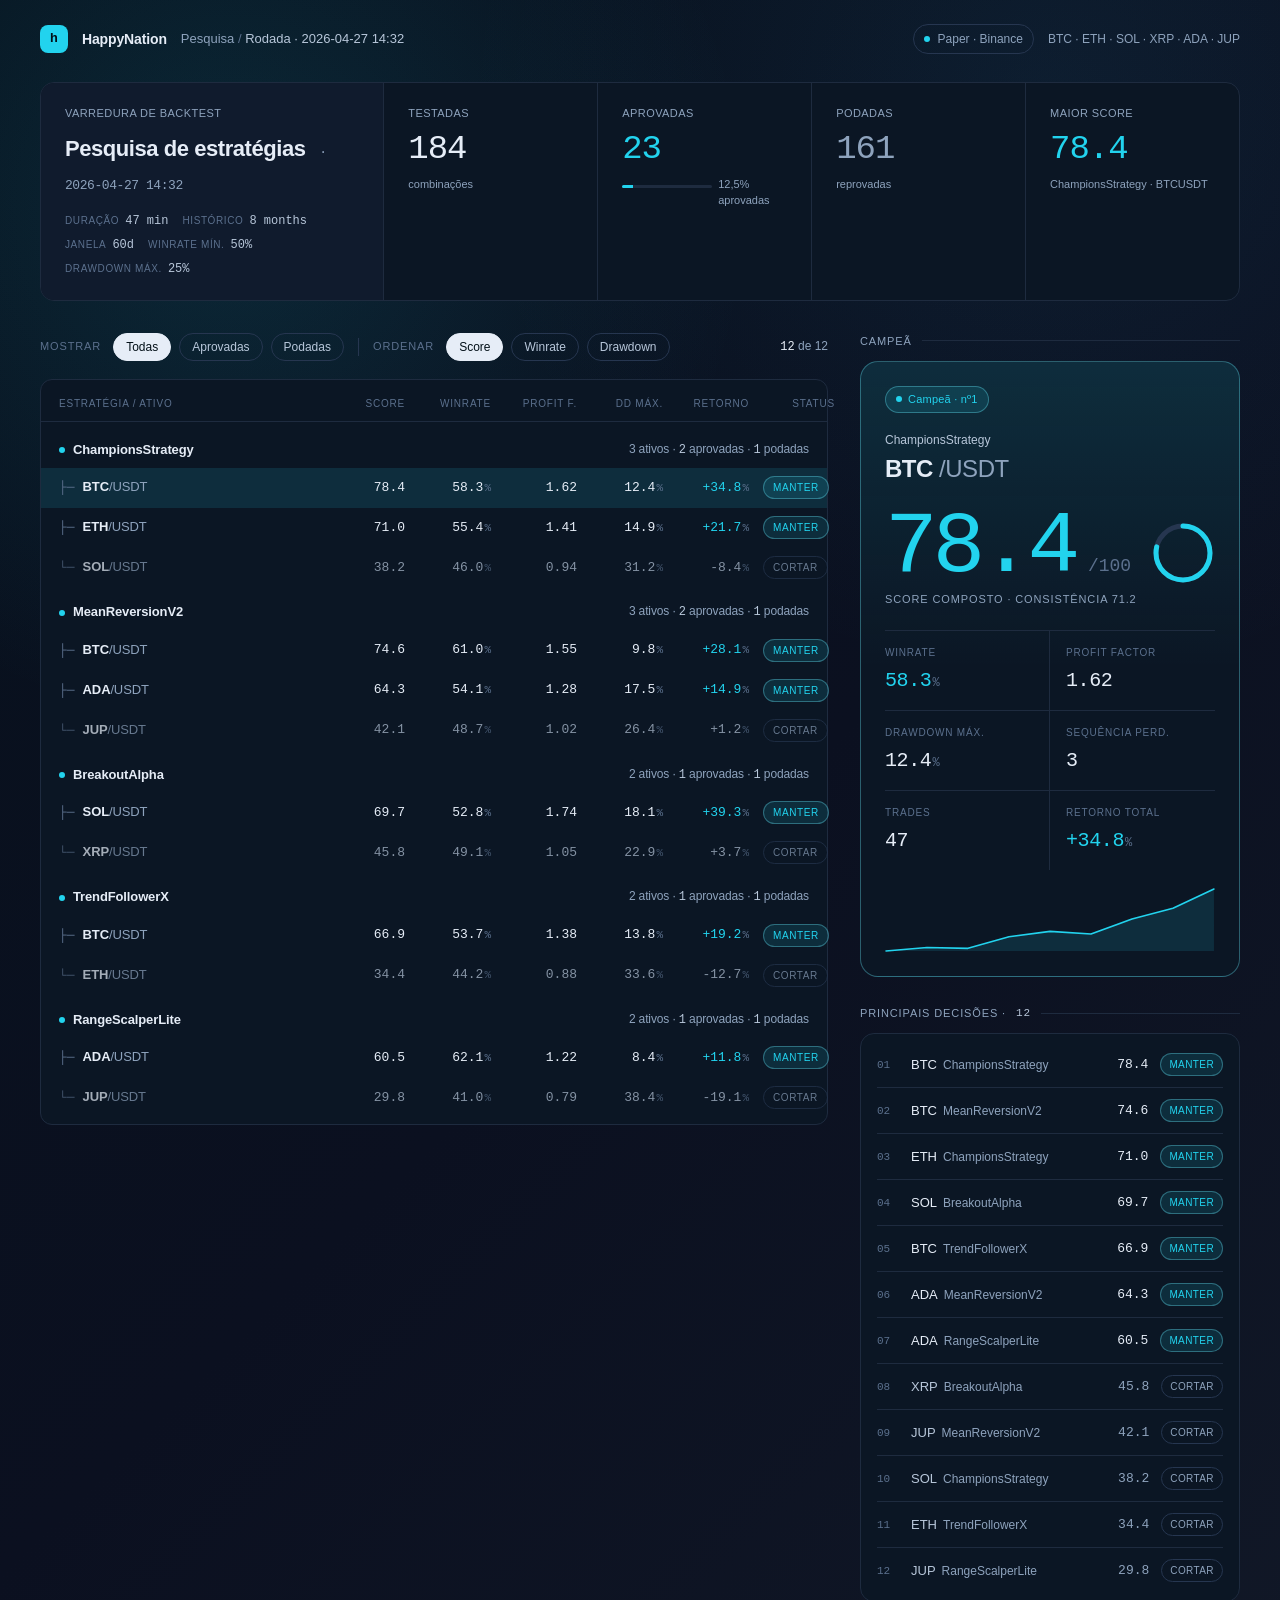
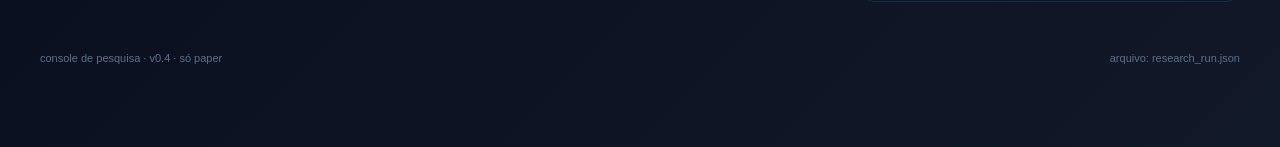
<file: src/static/dashboard.html>
<!doctype html>
<!--
  DIREÇÃO B — modernizada.
  Fundo azul profundo, accent ciano e alta densidade de leitura,
  pareamento sans (system) + mono (system) para números, densidade alta
  com mais respiro. Original — não recria UI proprietária.
-->
<html lang="pt-BR">
<head>
<meta charset="utf-8">
<meta name="viewport" content="width=1200">
<title>HappyNation · Pesquisa</title>
<style>
  :root{
    --bg:        #07111d;
    --surface-1: #0b1624;
    --surface-2: #101b2d;
    --line:      #1e2b3f;
    --line-2:    #263650;
    --ink:       #e6edf7;
    --ink-2:     #b8c7da;
    --ink-3:     #8ea3bd;
    --ink-4:     #5b708d;

    --accent:        #22d3ee;
    --accent-soft:   rgba(34,211,238,.12);
    --accent-line:   rgba(103,232,249,.35);
    --warn:          #ff6b6b;
    --warn-soft:     rgba(255,107,107,.14);

    --sans: -apple-system, BlinkMacSystemFont, "Inter", "Helvetica Neue", "Segoe UI", Helvetica, Arial, sans-serif;
    --mono: ui-monospace, "SF Mono", "JetBrains Mono", "Cascadia Mono", Menlo, Consolas, monospace;
  }
  *{box-sizing:border-box}
  html,body{margin:0;padding:0;background:var(--bg);color:var(--ink)}
  body{
    font: 14px/1.5 var(--sans);
    -webkit-font-smoothing:antialiased;
    text-rendering:optimizeLegibility;
    min-height:100vh;
    padding: 24px 40px 80px;
    background:
      radial-gradient(circle at 18% 12%, rgba(34,211,238,.12), transparent 28%),
      radial-gradient(circle at 82% 6%, rgba(56,189,248,.08), transparent 30%),
      linear-gradient(135deg,#07111d 0%,#0b1020 52%,#111827 100%);
  }
  .num{font-family:var(--mono);font-variant-numeric:tabular-nums;font-feature-settings:"tnum" 1;letter-spacing:-0.01em}
  ::selection{background:var(--accent);color:#031018}

  button{
    font: 12px/1 var(--sans);
    color:var(--ink-2);
    background:transparent;
    border:1px solid var(--line-2);
    padding:7px 12px;
    cursor:pointer;
    border-radius: 999px;
    letter-spacing:0;
    transition: color .12s, background .12s, border-color .12s;
  }
  button:hover{color:var(--ink);border-color:var(--ink-4)}
  button:focus-visible{outline:2px solid var(--accent);outline-offset:2px}
  button[aria-pressed="true"]{
    background:var(--ink);
    color:#031018;
    border-color:var(--ink);
  }

  .container{max-width:1320px;margin:0 auto}

  /* ===== top bar ===== */
  header.bar{
    display:flex;align-items:center;justify-content:space-between;
    padding-bottom:28px;
    gap:24px;
  }
  .bar .left{display:flex;align-items:center;gap:14px}
  .bar .mark{
    width:28px;height:28px;border-radius:8px;
    background:var(--accent);
    display:grid;place-items:center;
    color:#031018;font-family:var(--mono);font-weight:700;font-size:13px;
  }
  .bar .brand{font-weight:600;font-size:14px;letter-spacing:-0.01em}
  .bar .crumb{color:var(--ink-3);font-size:13px}
  .bar .crumb b{color:var(--ink-2);font-weight:500}
  .bar .right{display:flex;align-items:center;gap:14px;color:var(--ink-3);font-size:12px}
  .bar .pulse{
    display:inline-flex;align-items:center;gap:8px;
    padding:5px 10px;border:1px solid var(--line-2);border-radius:999px;
  }
  .bar .pulse .d{width:6px;height:6px;border-radius:50%;background:var(--accent)}

  /* ===== run header ===== */
  .runhead{
    display:grid;grid-template-columns: 1.6fr 1fr 1fr 1fr 1fr;
    background:var(--surface-1);
    border:1px solid var(--line);
    border-radius:14px;
    overflow:hidden;
    margin-bottom:32px;
  }
  .runhead .cell{
    padding:22px 24px;
    border-left:1px solid var(--line);
  }
  .runhead .cell:first-child{border-left:0;background:var(--surface-2)}
  .runhead .lbl{
    color:var(--ink-3);font-size:11px;letter-spacing:.04em;
    text-transform:uppercase;margin-bottom:10px;
  }
  .runhead h1{
    margin:0 0 6px;font-size:22px;font-weight:600;letter-spacing:-0.02em;
    color:var(--ink);
  }
  .runhead h1 .ts{color:var(--ink-3);font-weight:400;margin-left:8px;font-size:13px;font-family:var(--mono)}
  .runhead .params{
    display:flex;flex-wrap:wrap;gap: 6px 14px;
    color:var(--ink-3);font-size:12px;margin-top:14px;
  }
  .runhead .params .p{display:inline-flex;align-items:baseline;gap:6px}
  .runhead .params .p .k{color:var(--ink-4);text-transform:uppercase;letter-spacing:.06em;font-size:10px}
  .runhead .params .p .v{color:var(--ink-2);font-family:var(--mono);font-size:12px}
  .runhead .val{
    font-family:var(--mono);font-variant-numeric:tabular-nums;
    font-size:34px;line-height:1;letter-spacing:-0.03em;color:var(--ink);
    font-weight:500;
  }
  .runhead .val .u{color:var(--ink-4);font-size:14px;margin-left:3px}
  .runhead .val.accent{color:var(--accent)}
  .runhead .val.dim{color:var(--ink-3)}
  .runhead .delta{
    display:inline-flex;align-items:baseline;gap:6px;margin-top:10px;
    font-size:11px;color:var(--ink-3);
  }
  .runhead .delta .bar{
    flex:1;height:3px;background:var(--line);border-radius:2px;overflow:hidden;
    min-width:90px;
  }
  .runhead .delta .bar i{display:block;height:100%;background:var(--accent)}

  /* ===== layout ===== */
  main{display:grid;grid-template-columns: minmax(0,1fr) 380px;gap:32px;}

  /* ===== controls ===== */
  .controls{
    display:flex;align-items:center;gap:8px;
    margin-bottom:18px;flex-wrap:wrap;
  }
  .controls .sep{
    width:1px;height:18px;background:var(--line-2);margin:0 6px;
  }
  .controls .glbl{
    color:var(--ink-4);font-size:11px;text-transform:uppercase;letter-spacing:.08em;margin-right:4px;
  }
  .countpill{
    margin-left:auto;color:var(--ink-3);font-size:12px;
  }
  .countpill b{color:var(--ink);font-family:var(--mono);font-weight:500}

  /* (legacy strategy group styles removed — now rendered as tree) */

  /* ===== tree view ===== */
  .tree{
    background:var(--surface-1);
    border:1px solid var(--line);
    border-radius:12px;
    padding:6px 0;
    font-family:var(--mono);
  }
  .tree .node{
    display:grid;
    grid-template-columns: minmax(260px, 1.4fr) repeat(5, minmax(72px, 1fr)) auto;
    align-items:center;
    gap:14px;
    padding:8px 18px;
    font-size:13px;
    color:var(--ink-2);
    border-bottom:1px dashed transparent;
  }
  .tree .label{
    display:flex;align-items:baseline;gap:8px;
    white-space:nowrap;overflow:hidden;text-overflow:ellipsis;
  }
  .tree .guide{
    color:var(--ink-4);
    user-select:none;
    letter-spacing:0;
  }
  .tree .v{
    font-variant-numeric:tabular-nums;
    text-align:right;color:var(--ink);
  }
  .tree .v .u{color:var(--ink-4);font-size:11px;margin-left:1px}
  .tree .verdict{
    font-family:var(--sans);
    font-size:10px;letter-spacing:.06em;text-transform:uppercase;
    padding:3px 9px;border-radius:999px;
    border:1px solid var(--line-2);color:var(--ink-3);
    justify-self:end;
  }

  /* strategy header row */
  .tree .strat{
    grid-template-columns: 1fr auto;
    padding:14px 18px 8px;
    color:var(--ink);font-size:13px;font-weight:600;
    font-family:var(--sans);letter-spacing:-0.01em;
  }
  .tree .strat + .leaf{margin-top:0}
  .tree .strat .meta{
    color:var(--ink-3);font-weight:400;font-size:12px;
    font-family:var(--sans);
  }
  .tree .strat .meta b{color:var(--ink-2);font-weight:500;font-family:var(--mono)}
  .tree .strat .pip{
    display:inline-block;width:6px;height:6px;border-radius:50%;
    background:var(--ink-4);margin-right:8px;vertical-align:middle;
  }
  .tree .strat.has-approved .pip{background:var(--accent)}

  /* leaf rows (assets) */
  .tree .leaf .asset{
    color:var(--ink);font-weight:600;
    font-family:var(--sans);letter-spacing:-0.01em;
  }
  .tree .leaf .asset .pair{color:var(--ink-3);font-weight:400}
  .tree .leaf.approved .asset{color:var(--ink)}
  .tree .leaf.pruned{opacity:.7}
  .tree .leaf.pruned .v{color:var(--ink-2)}
  .tree .leaf.pruned:hover{opacity:1}
  .tree .leaf:hover{background:var(--surface-2)}
  .tree .leaf.champion{background:var(--accent-soft)}
  .tree .leaf.champion:hover{background:var(--accent-soft)}
  .tree .leaf.champion .score{color:var(--accent);font-weight:600}
  .tree .leaf.approved .score{color:var(--ink);font-weight:500}

  .tree .v.warn{color:var(--warn)}
  .tree .v.neg{color:var(--warn)}
  .tree .leaf.approved .ret{color:var(--accent)}

  .tree .leaf.approved .verdict{color:var(--accent);border-color:var(--accent-line);background:var(--accent-soft)}

  .tree .colhead{
    display:grid;
    grid-template-columns: minmax(260px, 1.4fr) repeat(5, minmax(72px, 1fr)) auto;
    gap:14px;
    padding:10px 18px;
    color:var(--ink-4);font-size:10px;
    text-transform:uppercase;letter-spacing:.08em;
    border-bottom:1px solid var(--line);
    font-family:var(--sans);
    margin-bottom:4px;
  }
  .tree .colhead span{text-align:right}
  .tree .colhead span:first-child{text-align:left}
  .tree .colhead span:last-child{min-width:72px}

  /* ===== sidebar ===== */
  aside.side{position:sticky;top:24px;align-self:start}
  .stamp{
    display:flex;align-items:center;gap:10px;
    color:var(--ink-3);font-size:11px;text-transform:uppercase;letter-spacing:.08em;
    margin-bottom:12px;
  }
  .stamp::after{content:"";flex:1;height:1px;background:var(--line)}

  .champ{
    background:linear-gradient(180deg, var(--accent-soft) 0%, transparent 50%), var(--surface-1);
    border:1px solid var(--accent-line);
    border-radius:18px;
    padding:24px;
    margin-bottom:28px;
    position:relative;
    overflow:hidden;
  }
  .champ .tag{
    display:inline-flex;align-items:center;gap:6px;
    font-size:11px;color:var(--accent);
    background:var(--accent-soft);border:1px solid var(--accent-line);
    padding:4px 10px;border-radius:999px;letter-spacing:.02em;
    margin-bottom:18px;
  }
  .champ .tag .d{width:6px;height:6px;border-radius:50%;background:var(--accent)}
  .champ .name{color:var(--ink-2);font-size:12px;margin-bottom:2px}
  .champ .pair{color:var(--ink);font-size:24px;font-weight:600;letter-spacing:-0.02em;margin-bottom:24px}

  .champ .heroline{display:flex;align-items:flex-end;gap:14px;margin-bottom:6px}
  .champ .heroscore{
    font-family:var(--mono);font-variant-numeric:tabular-nums;
    font-size:88px;line-height:.85;letter-spacing:-0.06em;
    color:var(--ink);font-weight:500;
  }
  .champ .heroscore.is-accent{color:var(--accent)}
  .champ .heroscore .of{color:var(--ink-4);font-size:18px;margin-left:2px;letter-spacing:0}
  .champ .ringWrap{display:flex;align-items:center;justify-content:flex-end;flex:1}
  .champ .ring{width:64px;height:64px;display:block}
  .champ .ring .track{stroke:var(--line-2);fill:none;stroke-width:5}
  .champ .ring .fill{stroke:var(--accent);fill:none;stroke-width:5;stroke-linecap:round;transform:rotate(-90deg);transform-origin:50% 50%}
  .champ .scorelbl{
    color:var(--ink-3);font-size:11px;text-transform:uppercase;letter-spacing:.08em;
    margin-bottom:22px;
  }
  .champ .stats{
    display:grid;grid-template-columns:1fr 1fr;gap:0;
    border-top:1px solid var(--line);
  }
  .champ .stats .s{
    padding:14px 0;border-bottom:1px solid var(--line);
  }
  .champ .stats .s:nth-child(odd){padding-right:16px;border-right:1px solid var(--line)}
  .champ .stats .s:nth-child(even){padding-left:16px}
  .champ .stats .s:nth-last-child(-n+2){border-bottom:0}
  .champ .stats .lbl{color:var(--ink-4);font-size:10px;text-transform:uppercase;letter-spacing:.08em;display:block;margin-bottom:6px}
  .champ .stats .v{font-family:var(--mono);font-variant-numeric:tabular-nums;font-size:20px;letter-spacing:-0.02em;color:var(--ink)}
  .champ .stats .v.accent{color:var(--accent)}
  .champ .stats .v .u{color:var(--ink-4);font-size:12px;margin-left:1px}
  .champ .equity{margin-top:18px}
  .champ .equity svg{width:100%;height:64px;display:block}
  .champ .equity .area{fill:var(--accent-soft)}
  .champ .equity .line{fill:none;stroke:var(--accent);stroke-width:1.6;vector-effect:non-scaling-stroke;stroke-linecap:round;stroke-linejoin:round}

  .decisions{
    background:var(--surface-1);border:1px solid var(--line);border-radius:14px;
    padding:8px 16px;
  }
  .decisions ol{list-style:none;margin:0;padding:0}
  .decisions li{
    display:grid;grid-template-columns:22px 1fr auto auto;align-items:center;gap:12px;
    padding:11px 0;border-bottom:1px solid var(--line);
  }
  .decisions li:last-child{border-bottom:0}
  .decisions li .idx{color:var(--ink-4);font-family:var(--mono);font-size:11px}
  .decisions li .what{
    overflow:hidden;text-overflow:ellipsis;white-space:nowrap;
    font-size:13px;color:var(--ink);
  }
  .decisions li .what .strat{color:var(--ink-3);font-size:12px;margin-left:6px}
  .decisions li .scoremini{
    font-family:var(--mono);font-variant-numeric:tabular-nums;
    font-size:13px;color:var(--ink);min-width:42px;text-align:right;
  }
  .decisions li.no .what{color:var(--ink-2)}
  .decisions li.no .scoremini{color:var(--ink-3)}
  .decisions li .verdict{
    font-size:10px;letter-spacing:.04em;text-transform:uppercase;
    padding:3px 8px;border-radius:999px;border:1px solid var(--line-2);color:var(--ink-3);
  }
  .decisions li.ok .verdict{color:var(--accent);border-color:var(--accent-line);background:var(--accent-soft)}

  /* ===== footer ===== */
  footer.foot{
    margin-top:48px;
    color:var(--ink-4);font-size:11px;
    display:flex;justify-content:space-between;align-items:center;gap:14px;
  }
  footer.foot .seg{display:flex;align-items:center;gap:8px}

  @media (max-width:1100px){
    body{padding:20px 24px 60px}
    main{grid-template-columns:1fr}
    aside.side{position:static}
    .runhead{grid-template-columns:1fr 1fr;}
    .runhead .cell{border-left:0;border-top:1px solid var(--line)}
    .runhead .cell:nth-child(-n+2){border-top:0}
    .runhead .cell:first-child{grid-column:1 / -1}
  }
</style>
</head>
<body>
<div class="container">

<header class="bar">
  <div class="left">
    <span class="mark">h</span>
    <span class="brand">HappyNation</span>
    <span class="crumb">Pesquisa <span style="color:var(--ink-4)">/</span> <b id="runId">Resultado da rodada</b></span>
  </div>
  <div class="right">
    <span class="pulse"><span class="d"></span>Paper · Binance</span>
    <span>BTC · ETH · SOL · XRP · ADA · JUP</span>
  </div>
</header>

<section class="runhead" aria-label="Resumo da rodada">
  <div class="cell">
    <div class="lbl">Varredura de backtest</div>
    <h1>Pesquisa de estratégias <span class="ts" id="hRanAt"></span></h1>
    <div class="params">
      <span class="p"><span class="k">duração</span><span class="v" id="hDuration"></span></span>
      <span class="p"><span class="k">histórico</span><span class="v" id="hHistory"></span></span>
      <span class="p"><span class="k">janela</span><span class="v" id="hWindow"></span></span>
      <span class="p"><span class="k">winrate mín.</span><span class="v"><span id="hWR"></span>%</span></span>
      <span class="p"><span class="k">drawdown máx.</span><span class="v"><span id="hDD"></span>%</span></span>
    </div>
  </div>
  <div class="cell">
    <div class="lbl">Testadas</div>
    <div class="val" id="hTested">—</div>
    <div class="delta"><span>combinações</span></div>
  </div>
  <div class="cell">
    <div class="lbl">Aprovadas</div>
    <div class="val accent" id="hApproved">—</div>
    <div class="delta">
      <div class="bar"><i id="hPassBar"></i></div>
      <span id="hRate">—</span>
    </div>
  </div>
  <div class="cell">
    <div class="lbl">Podadas</div>
    <div class="val dim" id="hPruned">—</div>
    <div class="delta"><span>reprovadas</span></div>
  </div>
  <div class="cell">
    <div class="lbl">Maior score</div>
    <div class="val accent" id="hTop">—</div>
    <div class="delta"><span id="hTopWho">—</span></div>
  </div>
</section>

<main>
  <section class="results" aria-label="Resultados">
    <div class="controls" role="toolbar" aria-label="Filtros e ordenação">
      <span class="glbl">Mostrar</span>
      <button data-filter="all" aria-pressed="true">Todas</button>
      <button data-filter="approved" aria-pressed="false">Aprovadas</button>
      <button data-filter="pruned" aria-pressed="false">Podadas</button>
      <span class="sep"></span>
      <span class="glbl">Ordenar</span>
      <button data-sort="score" aria-pressed="true">Score</button>
      <button data-sort="winrate" aria-pressed="false">Winrate</button>
      <button data-sort="drawdown" aria-pressed="false">Drawdown</button>
      <span class="countpill"><b id="cShown">0</b> de <span id="cTotal">0</span></span>
    </div>
    <div id="groups"></div>
  </section>

  <aside class="side" aria-label="Campeã e decisões">
    <div class="stamp">Campeã</div>
    <div id="champ"></div>

    <div class="stamp">Principais decisões · <span id="decCount" style="color:var(--ink-2);font-family:var(--mono)">0</span></div>
    <div class="decisions">
      <ol id="decisions"></ol>
    </div>
  </aside>
</main>

<footer class="foot">
  <span class="seg">console de pesquisa · v0.4 · só paper</span>
  <span class="seg">arquivo: research_run.json</span>
</footer>

</div>

<script>
/* =========================================================
   MOCK DATA
   ========================================================= */
const DATA = {
  ran_at: "2026-04-27 14:32",
  duration_min: 47,
  totals: { tested: 184, approved: 23, pruned: 161 },
  params: { history: "8 months", window_days: 60, min_winrate: 50, max_drawdown: 25 },
  results: [
    { strategy:"ChampionsStrategy", asset:"BTCUSDT", passed:true,  score:78.4, consistency_score:71.2, winrate_pct:58.3, profit_factor:1.62, max_drawdown_pct:12.4, max_loss_streak:3, trades:47, total_return_pct:34.8,
      equity_curve:[1000,1020,1015,1080,1110,1095,1180,1240,1348] },
    { strategy:"ChampionsStrategy", asset:"ETHUSDT", passed:true,  score:71.0, consistency_score:66.1, winrate_pct:55.4, profit_factor:1.41, max_drawdown_pct:14.9, max_loss_streak:4, trades:52, total_return_pct:21.7,
      equity_curve:[1000,990,1010,1040,1030,1080,1110,1090,1217] },
    { strategy:"ChampionsStrategy", asset:"SOLUSDT", passed:false, score:38.2, consistency_score:31.0, winrate_pct:46.0, profit_factor:0.94, max_drawdown_pct:31.2, max_loss_streak:7, trades:41, total_return_pct:-8.4,
      equity_curve:[1000,1040,990,950,920,1010,890,860,916] },

    { strategy:"MeanReversionV2", asset:"BTCUSDT", passed:true,  score:74.6, consistency_score:69.8, winrate_pct:61.0, profit_factor:1.55, max_drawdown_pct:9.8, max_loss_streak:2, trades:63, total_return_pct:28.1,
      equity_curve:[1000,1010,1004,1030,1055,1048,1090,1130,1281] },
    { strategy:"MeanReversionV2", asset:"ADAUSDT", passed:true,  score:64.3, consistency_score:60.0, winrate_pct:54.1, profit_factor:1.28, max_drawdown_pct:17.5, max_loss_streak:5, trades:38, total_return_pct:14.9,
      equity_curve:[1000,990,1010,1000,1040,1020,1060,1080,1149] },
    { strategy:"MeanReversionV2", asset:"JUPUSDT", passed:false, score:42.1, consistency_score:36.4, winrate_pct:48.7, profit_factor:1.02, max_drawdown_pct:26.4, max_loss_streak:6, trades:29, total_return_pct:1.2,
      equity_curve:[1000,1030,980,940,1010,970,1010,990,1012] },

    { strategy:"BreakoutAlpha", asset:"SOLUSDT", passed:true,  score:69.7, consistency_score:64.2, winrate_pct:52.8, profit_factor:1.74, max_drawdown_pct:18.1, max_loss_streak:4, trades:31, total_return_pct:39.3,
      equity_curve:[1000,1050,1020,1100,1080,1180,1140,1280,1393] },
    { strategy:"BreakoutAlpha", asset:"XRPUSDT", passed:false, score:45.8, consistency_score:39.7, winrate_pct:49.1, profit_factor:1.05, max_drawdown_pct:22.9, max_loss_streak:5, trades:27, total_return_pct:3.7,
      equity_curve:[1000,1040,990,960,1010,980,1020,1000,1037] },

    { strategy:"TrendFollowerX", asset:"BTCUSDT", passed:true,  score:66.9, consistency_score:62.5, winrate_pct:53.7, profit_factor:1.38, max_drawdown_pct:13.8, max_loss_streak:3, trades:44, total_return_pct:19.2,
      equity_curve:[1000,1010,1000,1040,1030,1070,1060,1120,1192] },
    { strategy:"TrendFollowerX", asset:"ETHUSDT", passed:false, score:34.4, consistency_score:28.9, winrate_pct:44.2, profit_factor:0.88, max_drawdown_pct:33.6, max_loss_streak:8, trades:39, total_return_pct:-12.7,
      equity_curve:[1000,1030,970,940,890,920,860,830,873] },

    { strategy:"RangeScalperLite", asset:"ADAUSDT", passed:true,  score:60.5, consistency_score:57.0, winrate_pct:62.1, profit_factor:1.22, max_drawdown_pct:8.4, max_loss_streak:2, trades:91, total_return_pct:11.8,
      equity_curve:[1000,1008,1004,1020,1018,1040,1036,1070,1118] },
    { strategy:"RangeScalperLite", asset:"JUPUSDT", passed:false, score:29.8, consistency_score:24.2, winrate_pct:41.0, profit_factor:0.79, max_drawdown_pct:38.4, max_loss_streak:9, trades:54, total_return_pct:-19.1,
      equity_curve:[1000,1010,950,910,880,830,790,800,809] },
  ]
};

/* =========================================================
   HELPERS
   ========================================================= */
const $  = (s,r=document)=>r.querySelector(s);
const $$ = (s,r=document)=>Array.from(r.querySelectorAll(s));
const fmt = {
  n1:(x)=>x.toFixed(1),
  n2:(x)=>x.toFixed(2),
  pct:(x)=>x.toFixed(1),
  signed:(x)=>(x>=0?"+":"")+x.toFixed(1),
};
const state = { filter:"all", sort:"score" };

function pricePathPaths(curve, w, h, pad=2){
  const min = Math.min(...curve), max = Math.max(...curve);
  const span = (max-min) || 1;
  const sx = (i)=> pad + (i/(curve.length-1))*(w-2*pad);
  const sy = (v)=> pad + (1 - (v-min)/span) * (h-2*pad);
  let line = "";
  curve.forEach((v,i)=> line += (i?"L":"M")+sx(i).toFixed(2)+" "+sy(v).toFixed(2));
  let area = `M${sx(0).toFixed(2)} ${(h-pad).toFixed(2)} `;
  curve.forEach((v,i)=> area += `L${sx(i).toFixed(2)} ${sy(v).toFixed(2)} `);
  area += `L${sx(curve.length-1).toFixed(2)} ${(h-pad).toFixed(2)} Z`;
  return { line, area };
}

/* =========================================================
   HEADER
   ========================================================= */
function renderHeader(){
  const t = DATA.totals;
  $("#hRanAt").textContent = "· "+DATA.ran_at;
  $("#hDuration").textContent = DATA.duration_min + " min";
  $("#hHistory").textContent = DATA.params.history;
  $("#hWindow").textContent = DATA.params.window_days + "d";
  $("#hWR").textContent = DATA.params.min_winrate;
  $("#hDD").textContent = DATA.params.max_drawdown;
  $("#hTested").textContent = t.tested;
  $("#hApproved").textContent = t.approved;
  $("#hPruned").textContent = t.pruned;
  const rate = (t.approved/t.tested*100);
  $("#hRate").innerHTML = rate.toFixed(1).replace('.',',')+'% aprovadas';
  $("#hPassBar").style.width = rate.toFixed(1)+"%";
  const top = DATA.results.slice().sort((a,b)=>b.score-a.score)[0];
  $("#hTop").innerHTML = fmt.n1(top.score);
  $("#hTopWho").textContent = top.strategy + " · " + top.asset;
  $("#runId").textContent = "Rodada · " + DATA.ran_at;
}

/* =========================================================
   GROUPS
   ========================================================= */
function getFiltered(){
  let rs = DATA.results.slice();
  if (state.filter==="approved") rs = rs.filter(r=>r.passed);
  else if (state.filter==="pruned") rs = rs.filter(r=>!r.passed);
  const sorters = {
    score:(a,b)=> b.score - a.score,
    winrate:(a,b)=> b.winrate_pct - a.winrate_pct,
    drawdown:(a,b)=> a.max_drawdown_pct - b.max_drawdown_pct,
  };
  rs.sort(sorters[state.sort]);
  return rs;
}

function renderGroups(){
  const rs = getFiltered();
  const groups = new Map();
  for (const r of rs){
    if (!groups.has(r.strategy)) groups.set(r.strategy, []);
    groups.get(r.strategy).push(r);
  }
  const orderedGroups = Array.from(groups.entries())
    .sort((a,b)=> Math.max(...b[1].map(r=>r.score)) - Math.max(...a[1].map(r=>r.score)));

  const championKey = (() => {
    const top = DATA.results.slice().sort((a,b)=>b.score-a.score)[0];
    return top ? top.strategy + "|" + top.asset : null;
  })();

  const root = $("#groups");
  root.innerHTML = "";

  const tree = document.createElement("div");
  tree.className = "tree";
  tree.innerHTML = `
    <div class="colhead">
      <span>Estratégia / Ativo</span>
      <span>Score</span>
      <span>Winrate</span>
      <span>Profit f.</span>
      <span>DD máx.</span>
      <span>Retorno</span>
      <span>Status</span>
    </div>`;

  for (const [strat, items] of orderedGroups){
    const okCount = items.filter(i=>i.passed).length;
    const stratEl = document.createElement("div");
    stratEl.className = "node strat" + (okCount>0?" has-approved":"");
    stratEl.innerHTML = `
      <div><span class="pip"></span>${strat}</div>
      <span class="meta">${items.length} ${items.length===1?"ativo":"ativos"} · <b>${okCount}</b> aprovadas · <b>${items.length-okCount}</b> podadas</span>`;
    tree.appendChild(stratEl);

    items.forEach((r, idx) => {
      const isLast = idx === items.length - 1;
      const guide = isLast ? "└─" : "├─";
      const key = r.strategy + "|" + r.asset;
      const isChamp = key === championKey;
      const ddClass = r.max_drawdown_pct > DATA.params.max_drawdown ? "warn" : "";
      const retClass = r.total_return_pct < 0 ? "neg" : "";
      const base = r.asset.replace("USDT","");

      const leaf = document.createElement("div");
      leaf.className = "node leaf " + (r.passed?"approved":"pruned") + (isChamp?" champion":"");
      leaf.innerHTML = `
        <div class="label"><span class="guide">${guide}</span><span class="asset">${base}<span class="pair">/USDT</span></span></div>
        <span class="v score">${fmt.n1(r.score)}</span>
        <span class="v">${fmt.pct(r.winrate_pct)}<span class="u">%</span></span>
        <span class="v">${fmt.n2(r.profit_factor)}</span>
        <span class="v ${ddClass}">${fmt.pct(r.max_drawdown_pct)}<span class="u">%</span></span>
        <span class="v ret ${retClass}">${fmt.signed(r.total_return_pct)}<span class="u">%</span></span>
        <span class="verdict">${r.passed?'manter':'cortar'}</span>`;
      tree.appendChild(leaf);
    });
  }
  root.appendChild(tree);

  $("#cShown").textContent = rs.length;
  $("#cTotal").textContent = DATA.results.length;
}

/* =========================================================
   SIDEBAR
   ========================================================= */
function renderSidebar(){
  const top = DATA.results.slice().sort((a,b)=>b.score-a.score)[0];
  const sp = pricePathPaths(top.equity_curve, 320, 64, 1);
  const base = top.asset.replace("USDT","");

  // ring
  const r = 27, c = 2*Math.PI*r;
  const pct = top.score/100;
  const dash = (pct*c).toFixed(2) + " " + (c).toFixed(2);

  $("#champ").innerHTML = `
    <div class="champ">
      <span class="tag"><span class="d"></span>Campeã · nº1</span>
      <div class="name">${top.strategy}</div>
      <div class="pair">${base} <span style="color:var(--ink-3);font-weight:400">/USDT</span></div>

      <div class="heroline">
        <div class="heroscore is-accent">${fmt.n1(top.score)}<span class="of"> /100</span></div>
        <div class="ringWrap">
          <svg class="ring" viewBox="0 0 64 64" aria-hidden="true">
            <circle class="track" cx="32" cy="32" r="${r}"/>
            <circle class="fill"  cx="32" cy="32" r="${r}" stroke-dasharray="${dash}"/>
          </svg>
        </div>
      </div>
      <div class="scorelbl">Score composto · consistência ${fmt.n1(top.consistency_score)}</div>

      <div class="stats">
        <div class="s"><span class="lbl">Winrate</span><span class="v accent">${fmt.pct(top.winrate_pct)}<span class="u">%</span></span></div>
        <div class="s"><span class="lbl">Profit factor</span><span class="v">${fmt.n2(top.profit_factor)}</span></div>
        <div class="s"><span class="lbl">Drawdown máx.</span><span class="v">${fmt.pct(top.max_drawdown_pct)}<span class="u">%</span></span></div>
        <div class="s"><span class="lbl">Sequência perd.</span><span class="v">${top.max_loss_streak}</span></div>
        <div class="s"><span class="lbl">Trades</span><span class="v">${top.trades}</span></div>
        <div class="s"><span class="lbl">Retorno total</span><span class="v accent">${fmt.signed(top.total_return_pct)}<span class="u">%</span></span></div>
      </div>

      <div class="equity" aria-label="Curva de equity">
        <svg viewBox="0 0 320 64" preserveAspectRatio="none">
          <path class="area" d="${sp.area}"/>
          <path class="line" d="${sp.line}"/>
        </svg>
      </div>
    </div>`;

  const decs = DATA.results.slice().sort((a,b)=>b.score-a.score).slice(0,12);
  $("#decisions").innerHTML = decs.map((r,i)=>{
    const baseAsset = r.asset.replace("USDT","");
    return `<li class="${r.passed?'ok':'no'}">
      <span class="idx">${String(i+1).padStart(2,"0")}</span>
      <span class="what">${baseAsset}<span class="strat">${r.strategy}</span></span>
      <span class="scoremini">${fmt.n1(r.score)}</span>
      <span class="verdict">${r.passed?"manter":"cortar"}</span>
    </li>`;
  }).join("");
  $("#decCount").textContent = decs.length;
}

/* =========================================================
   CONTROLS
   ========================================================= */
function bindControls(){
  $$("[data-filter]").forEach(b=>{
    b.addEventListener("click", ()=>{
      state.filter = b.dataset.filter;
      $$("[data-filter]").forEach(x=>x.setAttribute("aria-pressed", x===b ? "true":"false"));
      renderGroups();
    });
  });
  $$("[data-sort]").forEach(b=>{
    b.addEventListener("click", ()=>{
      state.sort = b.dataset.sort;
      $$("[data-sort]").forEach(x=>x.setAttribute("aria-pressed", x===b ? "true":"false"));
      renderGroups();
    });
  });
}

renderHeader();
renderGroups();
renderSidebar();
bindControls();
</script>
</body>
</html>
</file>
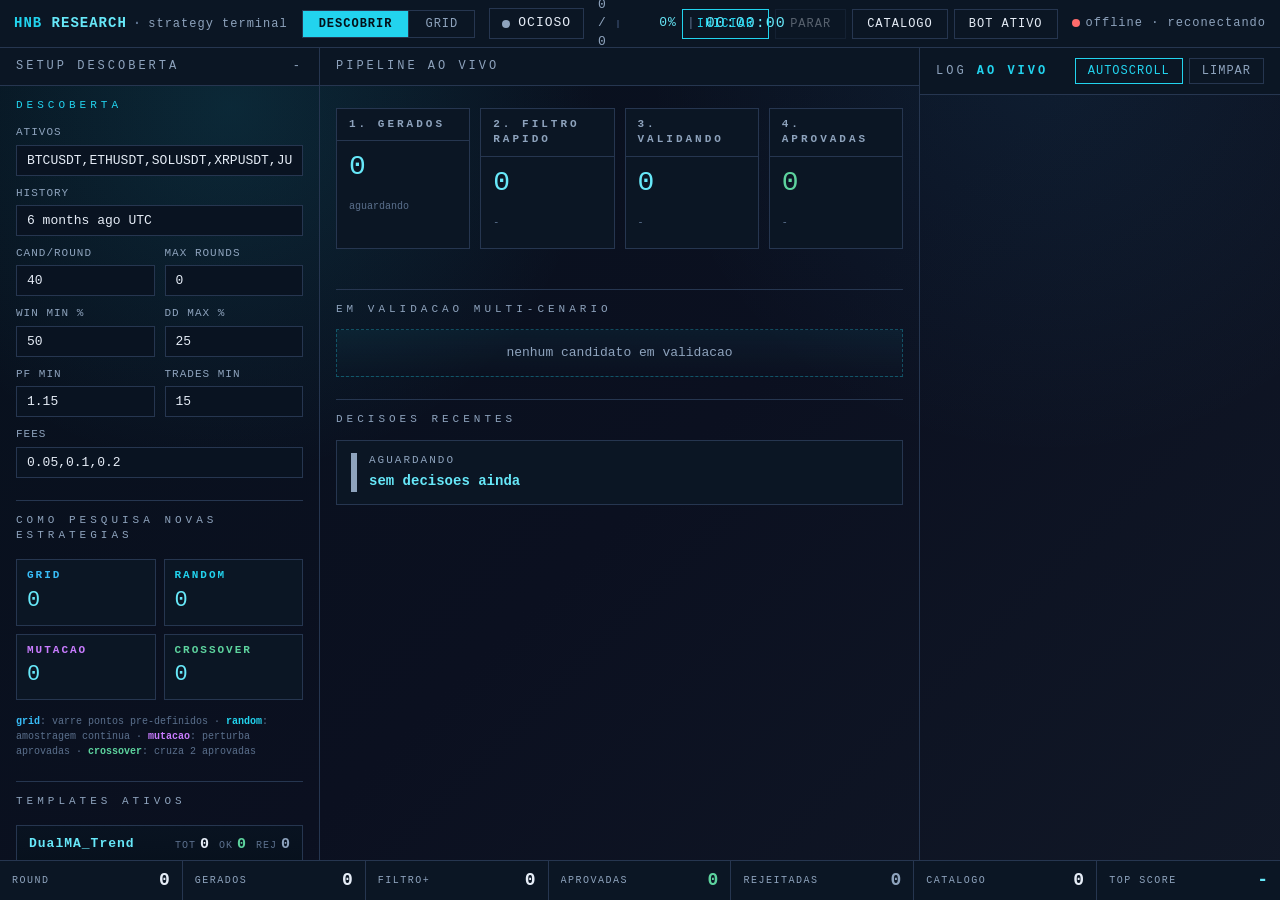
<file: src/static/research_dashboard.html>
<!doctype html>
<!--
  Direcao visual: terminal operacional azul.
  Por que: pesquisador eh ferramenta densa de leitura ao vivo.
  Mono + alto contraste ciano/branco entrega densidade sem decoracao.
-->
<html lang="pt-br">
<head>
<meta charset="utf-8">
<meta name="viewport" content="width=device-width, initial-scale=1">
<title>HNB · Strategy Research Terminal</title>
<style>
  :root {
    color-scheme: dark;
    --bg:        #07111d;
    --bg-soft:   #0b1624;
    --rule:      #1e2b3f;
    --rule-2:    #263650;
    --text:      #e6edf7;
    --dim:       #8ea3bd;
    --dim-2:     #5b708d;
    --amber:     #22d3ee;
    --amber-hi:  #67e8f9;
    --green:     #5dd39e;
    --red:       #ff6b6b;
    --blue:      #38bdf8;
    --grey:      #c5d4e8;
  }
  * { box-sizing: border-box; }
  html, body { height: 100%; }
  body {
    margin: 0;
    background:
      radial-gradient(circle at 18% 12%, rgba(34,211,238,.12), transparent 28%),
      radial-gradient(circle at 82% 6%, rgba(56,189,248,.08), transparent 30%),
      linear-gradient(135deg,#07111d 0%,#0b1020 52%,#111827 100%);
    color: var(--text);
    font-family: "IBM Plex Mono", "Consolas", "Courier New", monospace;
    font-size: 14px;
    line-height: 1.4;
    font-feature-settings: "tnum" 1, "lnum" 1;
    overflow: hidden;
  }
  button { font-family: inherit; font-size: inherit; cursor: pointer; }
  input, select { font-family: inherit; font-size: inherit; }
  .num { font-variant-numeric: tabular-nums; }

  .app {
    display: grid;
    grid-template-rows: 48px 1fr 40px;
    height: 100vh;
  }

  /* HEADER ================================================== */
  header {
    border-bottom: 1px solid var(--rule-2);
    display: flex;
    flex-wrap: nowrap;
    align-items: center;
    gap: 14px;
    padding: 0 14px;
    background: var(--bg-soft);
    overflow: hidden;
  }
  header .progress { flex: 1; min-width: 0; justify-content: flex-start; }
  header .progress .bar { flex-shrink: 1; }
  .brand { color: var(--amber); font-weight: 700; letter-spacing: 1px; font-size: 14px; }
  .brand b { color: var(--amber-hi); }
  .brand .sep { color: var(--dim-2); margin: 0 6px; }
  .brand small { color: var(--dim); font-weight: 400; font-size: 12px; }
  .tabs { display: flex; gap: 0; border: 1px solid var(--rule-2); }
  .tab {
    background: transparent; border: 0; color: var(--dim);
    padding: 6px 16px; letter-spacing: 1px; font-size: 12px;
    text-transform: uppercase; border-right: 1px solid var(--rule-2);
  }
  .tab:last-child { border-right: 0; }
  .tab.active { background: var(--amber); color: #031018; font-weight: 700; }
  .tab:hover:not(.active) { color: var(--amber); }

  .status-pill {
    display: inline-flex; align-items: center; gap: 8px;
    padding: 5px 12px; border: 1px solid var(--rule-2);
    color: var(--text); font-size: 13px; letter-spacing: 1px;
  }
  .status-dot { width: 8px; height: 8px; border-radius: 50%; background: var(--dim); }
  .status-pill[data-status="running"]  { color: var(--amber); border-color: rgba(34,211,238,.5); }
  .status-pill[data-status="running"]  .status-dot { background: var(--amber); animation: pulse 1.1s infinite ease-in-out; }
  .status-pill[data-status="finished"] { color: var(--green); border-color: rgba(108,255,161,.45); }
  .status-pill[data-status="finished"] .status-dot { background: var(--green); }
  .status-pill[data-status="stopped"]  { color: var(--grey); border-color: var(--rule-2); }
  .status-pill[data-status="error"]    { color: var(--red); border-color: rgba(255,93,93,.45); }
  .status-pill[data-status="error"]    .status-dot { background: var(--red); }
  .status-pill[data-status="idle"]     .status-dot { background: var(--dim); }

  .clock { color: var(--amber-hi); font-size: 15px; letter-spacing: 1px; }
  .progress { display: flex; align-items: center; gap: 10px; color: var(--dim); font-size: 13px; letter-spacing: 1px; }
  .progress .bar {
    width: 220px; height: 8px; border: 1px solid var(--rule-2);
    background: #08101c; position: relative; overflow: hidden;
  }
  .progress .bar > i {
    position: absolute; left: 0; top: 0; bottom: 0;
    background: var(--amber); width: 0%;
    transition: width .25s ease;
    box-shadow: inset 0 0 0 1px rgba(34,211,238,.55);
  }
  .progress .pct { color: var(--amber-hi); min-width: 48px; text-align: right; }
  .actions { display: flex; gap: 6px; }
  .btn {
    background: transparent; color: var(--text);
    border: 1px solid var(--rule-2); padding: 7px 14px;
    letter-spacing: 1px; text-transform: uppercase; font-size: 12px;
  }
  .btn:hover { border-color: var(--amber); color: var(--amber-hi); }
  .btn[disabled] { opacity: .35; cursor: not-allowed; }
  .btn.primary { border-color: var(--amber); color: var(--amber); }
  .btn.primary:hover { background: var(--amber); color: #031018; }
  .btn.danger:hover { border-color: var(--red); color: var(--red); }
  .conn { display: flex; align-items: center; gap: 6px; color: var(--dim); font-size: 12px; letter-spacing: 1px; }
  .conn[data-state="open"]    .status-dot { background: var(--green); }
  .conn[data-state="closed"]  .status-dot { background: var(--red); animation: pulse 1.1s infinite; }

  /* MAIN ==================================================== */
  main { display: grid; grid-template-columns: 360px minmax(0, 1fr) 400px; overflow: hidden; }
  .col {
    border-right: 1px solid var(--rule-2);
    display: grid; grid-template-rows: auto 1fr; overflow: hidden;
  }
  .col:last-child { border-right: 0; }
  .col-head {
    padding: 10px 16px; border-bottom: 1px solid var(--rule-2);
    display: flex; align-items: center; justify-content: space-between;
    color: var(--dim); font-size: 12px; letter-spacing: 3px;
    text-transform: uppercase; background: #0b1624;
  }
  .col-head b { color: var(--amber); }
  .col-body { overflow: auto; padding: 12px 16px 22px; }

  /* Forms */
  .section-divider {
    margin: 22px 0 12px; color: var(--dim);
    font-size: 11px; letter-spacing: 4px; text-transform: uppercase;
    border-top: 1px solid var(--rule-2); padding-top: 12px;
  }
  .form { display: grid; gap: 10px; }
  .form label {
    display: grid; gap: 4px;
    color: var(--dim); font-size: 11px;
    letter-spacing: 1px; text-transform: uppercase;
  }
  .form label > span { color: var(--dim); }
  .form input, .form select {
    background: #091321; border: 1px solid var(--rule-2);
    color: var(--text); padding: 7px 10px; outline: none; font-size: 13px;
    width: 100%; min-width: 0;
  }
  .form input:focus { border-color: var(--amber); }
  .form .row { display: grid; grid-template-columns: 1fr 1fr; gap: 10px; }

  /* Live cards (grid mode) */
  .live-cards { display: grid; gap: 8px; }
  .live-card {
    border: 1px solid var(--rule-2);
    background: linear-gradient(180deg, #091321 0%, #07111d 100%);
    padding: 10px 12px; position: relative; overflow: hidden;
  }
  .live-card.empty { color: var(--dim); text-align: center; padding: 22px; letter-spacing: 2px; font-size: 12px; }
  .live-card .lbl { color: var(--dim); font-size: 11px; letter-spacing: 2px; text-transform: uppercase; }
  .live-card .strat { color: var(--amber-hi); font-size: 15px; font-weight: 700; letter-spacing: 1px; margin-top: 2px; }
  .live-card .asset { color: var(--text); font-size: 14px; }
  .live-card .meta { color: var(--dim); font-size: 12px; margin-top: 6px; word-break: break-all; }
  .live-card .pulse {
    position: absolute; left: 0; right: 0; bottom: 0; height: 2px;
    background: linear-gradient(90deg, transparent, var(--amber), transparent);
    background-size: 200% 100%; animation: scan 1.6s linear infinite;
  }

  .params-grid { display: grid; grid-template-columns: 1fr auto; gap: 6px 14px; padding-top: 6px; }
  .params-grid dt { color: var(--dim); font-size: 12px; letter-spacing: 1px; text-transform: uppercase; }
  .params-grid dd { margin: 0; color: var(--text); font-size: 13px; text-align: right; }

  /* Ranking (grid mode) */
  .ranking-toolbar { display: flex; gap: 4px; align-items: center; }
  .chip {
    border: 1px solid var(--rule-2); background: transparent; color: var(--dim);
    font-size: 12px; letter-spacing: 1px; padding: 5px 12px; text-transform: uppercase;
  }
  .chip.active, .chip:hover { color: var(--amber); border-color: var(--amber); }
  .ranking {
    display: grid;
    grid-template-columns: 40px minmax(150px, 1fr) 80px 80px 72px 72px 72px 72px 72px 90px;
    gap: 0; align-content: start; position: relative;
  }
  .ranking .head {
    color: var(--dim); font-size: 11px; letter-spacing: 2px;
    text-transform: uppercase; padding: 10px 8px 8px;
    border-bottom: 1px solid var(--rule-2); background: #0b1624;
    position: sticky; top: 0; z-index: 1;
  }
  .ranking .row { display: contents; }
  .ranking .cell {
    padding: 9px 8px; border-bottom: 1px solid rgba(30,43,63,.72);
    white-space: nowrap; overflow: hidden; text-overflow: ellipsis;
    transition: background .18s ease; font-size: 13px;
  }
  .row:hover .cell { background: #0a0804; }
  .row.is-new .cell { animation: blink-in .9s ease; }
  .row.is-approved .strat-cell { color: var(--amber-hi); }
  .row.is-approved .state-cell { color: var(--green); }
  .row.is-pruned .cell { opacity: .65; }
  .row.is-pruned .state-cell { color: var(--dim); }
  .row.is-error .state-cell { color: var(--red); }
  .rank-cell { color: var(--dim); }
  .strat-cell { color: var(--text); font-weight: 600; letter-spacing: 1px; }
  .strat-cell small { display: block; color: var(--dim-2); font-size: 11px; font-weight: 400; letter-spacing: 0; margin-top: 3px; }
  .asset-cell { color: var(--amber); }
  .num-cell { color: var(--text); text-align: right; }
  .num-cell.good { color: var(--green); }
  .num-cell.warn { color: var(--red); }
  .state-cell { letter-spacing: 2px; font-size: 12px; }
  .empty-row {
    grid-column: 1 / -1; text-align: center; color: var(--dim);
    padding: 60px 0; letter-spacing: 4px; font-size: 13px; text-transform: uppercase;
  }

  /* DISCOVERY ============================================== */
  .pipeline {
    display: grid;
    grid-template-columns: 1fr 1fr 1fr 1fr;
    gap: 10px;
    padding: 10px 0 18px;
  }
  .stage {
    border: 1px solid var(--rule-2);
    background: #0b1624;
    min-height: 100px;
    display: grid;
    grid-template-rows: auto auto 1fr;
  }
  .stage.active { border-color: var(--amber); box-shadow: 0 0 0 1px rgba(34,211,238,.18) inset; }
  .stage h3 {
    margin: 0; font-size: 11px; letter-spacing: 3px;
    text-transform: uppercase; color: var(--dim);
    padding: 8px 12px; border-bottom: 1px solid var(--rule-2);
  }
  .stage.active h3 { color: var(--amber); }
  .stage .count {
    font-size: 28px; color: var(--amber-hi); padding: 6px 12px 8px;
    font-variant-numeric: tabular-nums;
  }
  .stage .count.green  { color: var(--green); }
  .stage .count.dim    { color: var(--dim); }
  .stage .body { padding: 0 12px 12px; overflow: hidden; }
  .stage .item {
    border-bottom: 1px dotted rgba(30,43,63,.72);
    padding: 6px 0; font-size: 12px; color: var(--text);
    display: grid; grid-template-columns: 1fr auto; gap: 8px;
  }
  .stage .item small { color: var(--dim); font-size: 11px; }
  .stage .item .tpl { color: var(--amber-hi); }
  .stage .item.failed .tpl { color: var(--dim); }
  .stage .item.failed { opacity: .55; }

  /* Origins strip */
  .origins {
    display: grid; grid-template-columns: 1fr 1fr;
    gap: 8px; padding: 4px 0 14px;
  }
  .obox {
    border: 1px solid var(--rule-2); padding: 8px 10px;
    background: #0b1624;
    display: grid; gap: 2px;
  }
  .obox h5 {
    margin: 0; font-size: 11px; color: var(--dim);
    letter-spacing: 2px; text-transform: uppercase;
  }
  .obox .v { color: var(--amber-hi); font-size: 22px; font-variant-numeric: tabular-nums; }
  .obox.grid h5      { color: var(--blue); }
  .obox.random h5    { color: var(--amber); }
  .obox.mutation h5  { color: #c97cff; }
  .obox.crossover h5 { color: var(--green); }

  /* origin badges */
  .origin-tag {
    display: inline-block;
    padding: 2px 8px; font-size: 10px; letter-spacing: 1px;
    text-transform: uppercase; border: 1px solid currentColor;
    line-height: 1.4;
  }
  .origin-tag.grid { color: var(--blue); }
  .origin-tag.random { color: var(--amber); }
  .origin-tag.mutation { color: #c97cff; }
  .origin-tag.crossover { color: var(--green); }

  /* Templates strip */
  .templates {
    display: grid; grid-template-columns: 1fr;
    gap: 6px; padding: 4px 0 18px;
  }
  .tplbox {
    border: 1px solid var(--rule-2);
    background: linear-gradient(180deg, #091321 0%, #07111d 100%);
    padding: 8px 12px;
    display: grid; grid-template-columns: 1fr auto;
    align-items: center; gap: 12px;
  }
  .tplbox h4 {
    margin: 0; font-size: 13px; color: var(--amber-hi);
    letter-spacing: 1px;
    overflow: hidden; text-overflow: ellipsis; white-space: nowrap;
  }
  .tplbox .stats {
    display: flex; gap: 10px;
    font-size: 13px; align-items: center;
  }
  .tplbox .stats > div { display: flex; align-items: baseline; gap: 4px; }
  .tplbox .stats .lbl { color: var(--dim-2); font-size: 10px; letter-spacing: 1px; text-transform: uppercase; }
  .tplbox .stats .v { color: var(--text); font-variant-numeric: tabular-nums; font-size: 15px; font-weight: 700; }
  .tplbox .stats .v.green { color: var(--green); }
  .tplbox .stats .v.dim { color: var(--dim); }

  /* Catalog approved (grid) */
  .catalog {
    display: grid;
    grid-template-columns: 90px minmax(140px, 1fr) 80px 70px 70px 70px 70px 110px;
    gap: 0;
    align-content: start;
  }
  .catalog .head {
    color: var(--dim); font-size: 11px; letter-spacing: 2px;
    text-transform: uppercase; padding: 10px 8px 8px;
    border-bottom: 1px solid var(--rule-2); background: #0b1624;
    position: sticky; top: 0; z-index: 1;
  }
  .catalog .row { display: contents; }
  .catalog .cell {
    padding: 9px 8px; border-bottom: 1px solid rgba(30,43,63,.72);
    white-space: nowrap; overflow: hidden; text-overflow: ellipsis;
    font-size: 13px;
  }
  .catalog .id-cell { color: var(--dim-2); font-size: 12px; }
  .catalog .row .strat-cell { color: var(--amber-hi); }
  .catalog .num-cell { text-align: right; font-variant-numeric: tabular-nums; }

  /* Decisions feed */
  .decisions { list-style: none; margin: 0; padding: 0; display: grid; gap: 8px; }
  .decisions li {
    border: 1px solid var(--rule-2); padding: 12px 14px;
    display: grid; grid-template-columns: auto 1fr auto; gap: 12px;
    background: #0b1624;
  }
  .decisions .marker {
    width: 6px; align-self: stretch; background: var(--dim);
  }
  .decisions li.approved .marker { background: var(--green); }
  .decisions li.rejected .marker { background: var(--dim-2); }
  .decisions .body { display: grid; gap: 4px; }
  .decisions .tag {
    font-size: 11px; letter-spacing: 2px; color: var(--dim);
    text-transform: uppercase;
  }
  .decisions li.approved .tag { color: var(--green); }
  .decisions .label { color: var(--amber-hi); font-size: 14px; font-weight: 700; }
  .decisions .reason { color: var(--dim); font-size: 12px; }
  .decisions .scoreCol {
    align-self: center; color: var(--amber-hi);
    font-size: 18px; font-variant-numeric: tabular-nums; font-weight: 700;
  }

  /* Validating panel */
  .validating { list-style: none; margin: 0; padding: 0; display: grid; gap: 8px; }
  .validating li {
    border: 1px solid rgba(34,211,238,.3);
    background: linear-gradient(180deg, rgba(34,211,238,.06), transparent);
    padding: 8px 10px; display: grid; gap: 6px;
  }
  .validating .head {
    display: flex; justify-content: space-between;
    color: var(--amber-hi); font-size: 14px; font-weight: 700;
  }
  .scenario-grid {
    display: grid; grid-template-columns: 90px 80px 70px repeat(4, 1fr);
    font-size: 12px; gap: 0;
  }
  .scenario-grid .h {
    color: var(--dim); font-size: 10px; letter-spacing: 1px;
    text-transform: uppercase; padding: 4px 6px;
    border-bottom: 1px solid var(--rule-2);
  }
  .scenario-grid .c {
    padding: 4px 6px; border-bottom: 1px dotted rgba(30,43,63,.72);
    white-space: nowrap; overflow: hidden; text-overflow: ellipsis;
  }
  .scenario-grid .c.num { text-align: right; font-variant-numeric: tabular-nums; }
  .scenario-grid .c.pass { color: var(--green); }
  .scenario-grid .c.fail { color: var(--red); }
  .scenario-grid .c.split-full  { color: var(--amber-hi); }
  .scenario-grid .c.split-train { color: var(--blue); }
  .scenario-grid .c.split-test  { color: #c97cff; }

  /* Criteria checklist */
  .criteria { display: grid; gap: 3px; padding: 8px 0 4px; }
  .crit {
    display: grid; grid-template-columns: 18px 1fr auto auto;
    gap: 10px; padding: 5px 8px; font-size: 12px;
    border-bottom: 1px dotted rgba(30,43,63,.72);
  }
  .crit .icon { color: var(--red); font-weight: 700; font-size: 14px; }
  .crit.passed .icon { color: var(--green); }
  .crit .name { color: var(--text); }
  .crit .val  { color: var(--amber-hi); font-variant-numeric: tabular-nums; font-size: 13px; }
  .crit .thr  { color: var(--dim); font-size: 11px; font-variant-numeric: tabular-nums; }

  /* Log */
  .log-toolbar { display: flex; align-items: center; gap: 6px; }
  .log { list-style: none; margin: 0; padding: 0; font-size: 13px; line-height: 1.55; }
  .log li {
    padding: 5px 0; border-bottom: 1px dotted rgba(30,43,63,.72);
    display: grid; grid-template-columns: 80px 16px 1fr;
    gap: 8px; color: var(--text);
  }
  .log li time { color: var(--dim-2); font-size: 12px; }
  .log .lvl { font-size: 14px; line-height: 1; font-weight: 700; }
  .log li[data-lvl="ok"]   .lvl { color: var(--green); }
  .log li[data-lvl="warn"] .lvl { color: var(--amber); }
  .log li[data-lvl="err"]  .lvl { color: var(--red); }
  .log li[data-lvl="info"] .lvl { color: var(--dim); }
  .log li.new { animation: blink-in .9s ease; }

  /* Footer */
  footer {
    border-top: 1px solid var(--rule-2);
    display: grid; grid-template-columns: repeat(7, 1fr);
    background: var(--bg-soft);
  }
  footer .stat {
    border-right: 1px solid var(--rule-2); padding: 6px 12px;
    display: flex; align-items: center; justify-content: space-between;
    gap: 8px; color: var(--dim); font-size: 10px;
    letter-spacing: 1.5px; text-transform: uppercase;
    overflow: hidden; min-width: 0;
  }
  footer .stat span { white-space: nowrap; overflow: hidden; text-overflow: ellipsis; }
  footer .stat:last-child { border-right: 0; }
  footer .stat b { color: var(--text); font-size: 18px; letter-spacing: 0; font-weight: 700; }
  footer .stat.approved b { color: var(--green); }
  footer .stat.pruned b   { color: var(--dim); }
  footer .stat.errors b   { color: var(--red); }
  footer .stat.best b     { color: var(--amber-hi); }

  /* Modals */
  .modal-bg {
    position: fixed; inset: 0; background: rgba(0,0,0,.85);
    display: none; align-items: center; justify-content: center;
    z-index: 100;
  }
  .modal-bg.show { display: flex; }
  .modal {
    background: var(--bg); border: 1px solid var(--amber);
    width: 90vw; max-width: 1200px; height: 80vh;
    display: grid; grid-template-rows: auto 1fr; padding: 0;
  }
  .modal header {
    background: #091321; border-bottom: 1px solid var(--rule-2);
    padding: 8px 14px; display: flex; align-items: center;
    justify-content: space-between;
  }
  .modal-body { overflow: auto; padding: 14px; }

  ::-webkit-scrollbar { width: 8px; height: 8px; }
  ::-webkit-scrollbar-track { background: #07111d; }
  ::-webkit-scrollbar-thumb { background: #12243a; border: 1px solid #263650; }
  ::-webkit-scrollbar-thumb:hover { background: var(--rule-2); }

  @keyframes pulse {
    0%, 100% { opacity: 1; } 50% { opacity: .55; }
  }
  @keyframes scan {
    0%   { background-position: 200% 0; }
    100% { background-position: -200% 0; }
  }
  @keyframes blink-in {
    0%   { background: rgba(34,211,238,.18); }
    100% { background: transparent; }
  }

  .hidden { display: none !important; }
  @media (max-width: 1400px) {
    main { grid-template-columns: 320px 1fr 360px; }
    body { font-size: 13px; }
  }
  @media (max-width: 1200px) {
    main { grid-template-columns: 290px 1fr 330px; }
    .ranking { grid-template-columns: 40px minmax(140px,1fr) 80px 80px 70px 70px 70px 70px 70px 90px; }
    .pipeline { grid-template-columns: 1fr 1fr; }
  }
</style>
</head>
<body>
<div class="app">

  <header>
    <div class="brand">HNB <b>RESEARCH</b><span class="sep">·</span><small>strategy terminal</small></div>
    <div class="tabs" id="tabs">
      <button class="tab" data-mode="discovery">Descobrir</button>
      <button class="tab" data-mode="grid">Grid</button>
    </div>
    <div class="status-pill" id="statusPill" data-status="idle">
      <span class="status-dot"></span><span id="statusText">OCIOSO</span>
    </div>
    <div class="progress">
      <span id="progressLabel">0 / 0</span>
      <div class="bar"><i id="progressBar"></i></div>
      <span class="pct num" id="progressPct">0%</span>
      <span style="color:var(--dim-2)">|</span>
      <span class="clock num" id="clock">00:00:00</span>
    </div>
    <div class="actions">
      <button class="btn primary" id="btnStart">Iniciar</button>
      <button class="btn danger"  id="btnStop" disabled>Parar</button>
      <button class="btn" id="btnCatalog">Catalogo</button>
      <button class="btn" id="btnActive">Bot ativo</button>
    </div>
    <div class="conn" id="conn" data-state="closed">
      <span class="status-dot"></span><span id="connText">conectando</span>
    </div>
  </header>

  <main>
    <!-- LEFT — params + sidebar -->
    <section class="col">
      <div class="col-head">
        <span id="leftTitle">Parametros</span>
        <span id="leftBadge" class="num">-</span>
      </div>
      <div class="col-body">

        <!-- DISCOVERY MODE FORM -->
        <div id="discoveryForm">
          <div class="section-divider" style="margin-top:0;border:0;padding:0;color:var(--amber)">DESCOBERTA</div>
          <form class="form" onsubmit="return false;">
            <label><span>Ativos</span><input id="d-assets" value="BTCUSDT,ETHUSDT,SOLUSDT,XRPUSDT,JUPUSDT"></label>
            <label><span>History</span><input id="d-history" value="6 months ago UTC"></label>
            <div class="row">
              <label><span>Cand/round</span><input id="d-perround" type="number" min="5" max="200" value="40"></label>
              <label><span>Max rounds</span><input id="d-maxrounds" type="number" min="0" value="0" title="0 = infinito"></label>
            </div>
            <div class="row">
              <label><span>Win min %</span><input id="d-winrate" type="number" value="50"></label>
              <label><span>DD max %</span><input id="d-dd" type="number" value="25"></label>
            </div>
            <div class="row">
              <label><span>PF min</span><input id="d-pf" type="number" step="0.05" value="1.15"></label>
              <label><span>Trades min</span><input id="d-trades" type="number" value="15"></label>
            </div>
            <label><span>Fees</span><input id="d-fees" value="0.05,0.1,0.2"></label>
          </form>

          <div class="section-divider">Como pesquisa novas estrategias</div>
          <div class="origins" id="originStats">
            <div class="obox grid"><h5>GRID</h5><div class="v num" id="oGrid">0</div></div>
            <div class="obox random"><h5>RANDOM</h5><div class="v num" id="oRandom">0</div></div>
            <div class="obox mutation"><h5>MUTACAO</h5><div class="v num" id="oMutation">0</div></div>
            <div class="obox crossover"><h5>CROSSOVER</h5><div class="v num" id="oCrossover">0</div></div>
          </div>
          <div style="font-size:10px;color:var(--dim-2);line-height:1.5;margin-bottom:14px">
            <b style="color:var(--blue)">grid</b>: varre pontos pre-definidos ·
            <b style="color:var(--amber)">random</b>: amostragem continua ·
            <b style="color:#c97cff">mutacao</b>: perturba aprovadas ·
            <b style="color:var(--green)">crossover</b>: cruza 2 aprovadas
          </div>

          <div class="section-divider">Templates ativos</div>
          <div class="templates" id="tplStats"></div>
        </div>

        <!-- GRID MODE FORM -->
        <div id="gridForm" class="hidden">
          <div class="live-cards" id="liveCards">
            <div class="live-card empty">aguardando jobs</div>
          </div>
          <div class="section-divider">Parametros desta rodada</div>
          <dl class="params-grid" id="paramsGrid"></dl>
          <div class="section-divider">Nova rodada (grid)</div>
          <form class="form" onsubmit="return false;">
            <label><span>Ativos</span><input id="f-assets" value="BTCUSDT,ETHUSDT,SOLUSDT,JUPUSDT"></label>
            <label><span>History</span><input id="f-history" value="8 months ago UTC"></label>
            <div class="row">
              <label><span>Workers</span><input id="f-workers" type="number" min="1" max="16" value="4"></label>
              <label><span>Win min %</span><input id="f-winrate" type="number" value="50"></label>
            </div>
            <div class="row">
              <label><span>DD max %</span><input id="f-dd" type="number" value="25"></label>
              <label><span>PF min</span><input id="f-pf" type="number" step="0.05" value="1.15"></label>
            </div>
            <label style="display:flex;flex-direction:row;align-items:center;gap:8px">
              <input type="checkbox" id="f-extras" style="width:auto"> <span>incluir extras</span>
            </label>
          </form>
        </div>

      </div>
    </section>

    <!-- CENTER -->
    <section class="col">
      <div class="col-head">
        <span id="centerTitle">Pipeline ao vivo</span>
        <div class="ranking-toolbar" id="centerToolbar"></div>
      </div>
      <div class="col-body" id="centerBody">

        <!-- DISCOVERY VIEW -->
        <div id="discoveryView">
          <div class="pipeline" id="pipeline">
            <div class="stage" data-stage="generated">
              <h3>1. Gerados</h3>
              <div class="count num" id="cntGenerated">0</div>
              <div class="body" id="poolGenerated"></div>
            </div>
            <div class="stage" data-stage="quick">
              <h3>2. Filtro rapido</h3>
              <div class="count num" id="cntQuick">0</div>
              <div class="body" id="poolQuick"></div>
            </div>
            <div class="stage" data-stage="validating">
              <h3>3. Validando</h3>
              <div class="count num" id="cntValidating">0</div>
              <div class="body" id="poolValidating"></div>
            </div>
            <div class="stage" data-stage="approved">
              <h3>4. Aprovadas</h3>
              <div class="count num green" id="cntApproved">0</div>
              <div class="body" id="poolApproved"></div>
            </div>
          </div>

          <div class="section-divider">Em validacao multi-cenario</div>
          <ul class="validating" id="validatingList">
            <li style="color:var(--dim);text-align:center;border-style:dashed">nenhum candidato em validacao</li>
          </ul>

          <div class="section-divider">Decisoes recentes</div>
          <ul class="decisions" id="decisionsList">
            <li><div class="marker"></div><div class="body"><span class="tag">aguardando</span><span class="label">sem decisoes ainda</span></div><span></span></li>
          </ul>
        </div>

        <!-- GRID VIEW -->
        <div id="gridView" class="hidden">
          <div class="ranking-toolbar" style="padding:6px 0 12px;display:flex;gap:6px;flex-wrap:wrap">
            <button class="chip active" data-filter="all">todos</button>
            <button class="chip" data-filter="approved">aprov</button>
            <button class="chip" data-filter="pruned">podadas</button>
            <span style="color:var(--dim-2);margin:0 4px">|</span>
            <button class="chip active" data-sort="score">score</button>
            <button class="chip" data-sort="winrate_pct">win</button>
            <button class="chip" data-sort="profit_factor">pf</button>
            <button class="chip" data-sort="max_drawdown_pct">dd</button>
          </div>
          <div class="ranking" id="ranking">
            <div class="head rank-cell">#</div>
            <div class="head">Estrategia</div>
            <div class="head">Ativo</div>
            <div class="head" style="text-align:right">Score</div>
            <div class="head" style="text-align:right">Win%</div>
            <div class="head" style="text-align:right">PF</div>
            <div class="head" style="text-align:right">DD%</div>
            <div class="head" style="text-align:right">Trades</div>
            <div class="head" style="text-align:right">Loss</div>
            <div class="head">Estado</div>
            <div class="empty-row" id="rankingEmpty">sem resultados ainda</div>
          </div>
        </div>

      </div>
    </section>

    <!-- RIGHT -->
    <section class="col">
      <div class="col-head">
        <span>Log <b>ao vivo</b></span>
        <div class="log-toolbar">
          <button class="chip active" id="btnAutoscroll">autoscroll</button>
          <button class="chip" id="btnClearLog">limpar</button>
        </div>
      </div>
      <div class="col-body" id="logBody"><ul class="log" id="log"></ul></div>
    </section>
  </main>

  <footer id="footer">
    <div class="stat"><span>Round</span><b class="num" id="footRound">0</b></div>
    <div class="stat"><span>Gerados</span><b class="num" id="footGenerated">0</b></div>
    <div class="stat"><span>Filtro+</span><b class="num" id="footFilteredIn">0</b></div>
    <div class="stat approved"><span>Aprovadas</span><b class="num" id="footApproved">0</b></div>
    <div class="stat pruned"><span>Rejeitadas</span><b class="num" id="footRejected">0</b></div>
    <div class="stat"><span>Catalogo</span><b class="num" id="footCatalog">0</b></div>
    <div class="stat best"><span>Top score</span><b class="num" id="footBest">-</b></div>
  </footer>
</div>

<!-- CATALOG MODAL -->
<div class="modal-bg" id="catalogModal">
  <div class="modal">
    <header>
      <div style="color:var(--amber);font-weight:700;letter-spacing:1px">CATALOGO DE ESTRATEGIAS APROVADAS</div>
      <button class="btn" id="closeCatalog">Fechar</button>
    </header>
    <div class="modal-body">
      <div id="catalogStatsLine" style="margin-bottom:14px;color:var(--dim);font-size:11px"></div>
      <div class="catalog" id="catalogTable">
        <div class="head">ID</div>
        <div class="head">Template</div>
        <div class="head" style="text-align:right">Score</div>
        <div class="head" style="text-align:right">Win%</div>
        <div class="head" style="text-align:right">PF</div>
        <div class="head" style="text-align:right">DD%</div>
        <div class="head" style="text-align:right">Cen</div>
        <div class="head">Aprovado em</div>
      </div>
    </div>
  </div>
</div>

<script>
"use strict";

// ============= STATE =====================================================
const initialState = {
  status: "idle", mode: "discovery", ran_at: null, started_ts: null,
  duration_s: 0, totals: { tested: 0, approved: 0, pruned: 0, errors: 0 },
  total_jobs: 0, current_jobs: [], params: {}, results: [], best: null, logs: [],
  discovery: {
    active: false, round: 0,
    stats: { candidates_generated: 0, filtered_in: 0, filtered_out: 0, validated: 0, approved: 0, rejected: 0, errors: 0 },
    templates: [], risk_profiles: [], fee_levels: [], candidates_per_round: 0,
    current_candidates: [], validating: [], recent_decisions: [],
    catalog_stats: { rounds: 0, total: 0, approved: 0, rejected: 0, per_template: {} },
    approved_top: [], scenarios_progress: {},
  },
};
let state = JSON.parse(JSON.stringify(initialState));
const ui = { mode: "discovery", filter: "all", sort: "score", autoscroll: true };

// ============= HELPERS ===================================================
const $ = (id) => document.getElementById(id);
const fmt = (v, d = 2) => (v == null || isNaN(v)) ? "-" : Number(v).toFixed(d);
const fmtInt = (v) => (v == null || isNaN(v)) ? "-" : Math.round(v).toString();
const pad2 = (n) => n.toString().padStart(2, "0");
function fmtDuration(s) {
  if (!s || s < 0) return "00:00:00";
  s = Math.floor(s);
  return `${pad2(Math.floor(s/3600))}:${pad2(Math.floor((s%3600)/60))}:${pad2(s%60)}`;
}
function fmtClock(ts) {
  const d = new Date(ts * 1000);
  return `${pad2(d.getHours())}:${pad2(d.getMinutes())}:${pad2(d.getSeconds())}`;
}
function escapeHtml(s) {
  return String(s ?? "").replace(/[&<>"']/g, c => ({"&":"&amp;","<":"&lt;",">":"&gt;","\"":"&quot;","'":"&#39;"}[c]));
}

// ============= MODE TOGGLE ==============================================
function setMode(mode) {
  ui.mode = mode;
  document.querySelectorAll(".tab").forEach(t => t.classList.toggle("active", t.dataset.mode === mode));
  $("discoveryForm").classList.toggle("hidden", mode !== "discovery");
  $("gridForm").classList.toggle("hidden", mode !== "grid");
  $("discoveryView").classList.toggle("hidden", mode !== "discovery");
  $("gridView").classList.toggle("hidden", mode !== "grid");
  $("centerTitle").textContent = mode === "discovery" ? "Pipeline ao vivo" : "Ranking ao vivo";
  $("leftTitle").textContent   = mode === "discovery" ? "Setup descoberta" : "Em execucao";
  renderAll();
}

// ============= RENDER ====================================================
function renderStatus() {
  const map = { idle: "OCIOSO", running: "PESQUISANDO", finished: "CONCLUIDO", stopped: "INTERROMPIDO", error: "ERRO" };
  $("statusPill").dataset.status = state.status;
  $("statusText").textContent = map[state.status] || state.status.toUpperCase();
  $("btnStart").disabled = state.status === "running";
  $("btnStop").disabled  = state.status !== "running";
}

function renderProgress() {
  if (state.mode === "discovery" && state.discovery.active) {
    const stats = state.discovery.stats;
    const target = state.discovery.candidates_per_round || 0;
    const done = stats.validated + stats.filtered_out;
    const pct = target > 0 ? Math.min(100, (done / target) * 100) : 0;
    $("progressLabel").textContent = `R${state.discovery.round} · ${done}/${target}`;
    $("progressBar").style.width = pct.toFixed(1) + "%";
    $("progressPct").textContent = pct.toFixed(0) + "%";
  } else {
    const total = state.total_jobs || 0;
    const done = state.totals.tested;
    const pct = total > 0 ? Math.min(100, (done / total) * 100) : 0;
    $("progressLabel").textContent = `${done} / ${total}`;
    $("progressBar").style.width = pct.toFixed(1) + "%";
    $("progressPct").textContent = pct.toFixed(0) + "%";
  }
}

function renderClock() {
  if (state.status === "running" && state.started_ts) {
    $("clock").textContent = fmtDuration(Date.now()/1000 - state.started_ts);
  } else if (state.duration_s) {
    $("clock").textContent = fmtDuration(state.duration_s);
  } else {
    $("clock").textContent = "00:00:00";
  }
}

// ===== DISCOVERY: pipeline ===========
function renderTemplateStats() {
  const root = $("tplStats");
  const templates = state.discovery.templates.length ? state.discovery.templates :
    ["DualMA_Trend","RSI_Reversal","Bollinger_Breakout","MACD_Trend","Donchian_Breakout"];
  const per = state.discovery.catalog_stats.per_template || {};
  root.innerHTML = templates.map(name => {
    const slot = per[name] || { total: 0, approved: 0, rejected: 0 };
    return `
      <div class="tplbox">
        <h4>${escapeHtml(name)}</h4>
        <div class="stats">
          <div><span class="lbl">tot</span><span class="v">${slot.total}</span></div>
          <div><span class="lbl">ok</span><span class="v" style="color:var(--green)">${slot.approved}</span></div>
          <div><span class="lbl">rej</span><span class="v" style="color:var(--dim)">${slot.rejected}</span></div>
        </div>
      </div>`;
  }).join("");
}

function renderPipeline() {
  const cands = state.discovery.current_candidates;
  const generated = cands;
  const quickPassed = cands.filter(c => c.stage === "quick_passed" || c.stage === "approved" || c.stage === "rejected" && c.quick);
  const validating = state.discovery.validating;
  const approved = cands.filter(c => c.stage === "approved");

  $("cntGenerated").textContent  = state.discovery.stats.candidates_generated;
  $("cntQuick").textContent      = state.discovery.stats.filtered_in;
  $("cntValidating").textContent = validating.length;
  $("cntApproved").textContent   = state.discovery.stats.approved;

  const renderItem = (c, klass = "") => `
    <div class="item ${klass}">
      <div>
        <span class="origin-tag ${c.origin||'grid'}">${(c.origin||'grid').substring(0,4)}</span>
        <span class="tpl"> ${escapeHtml(c.template)}</span>
        <br><small>${escapeHtml((c.label||c.id||"").substring(0,38))}</small>
        ${c.parents && c.parents.length ? `<br><small style="color:var(--dim-2)">filho de ${c.parents.map(p=>escapeHtml(p.substring(0,8))).join(' + ')}</small>` : ''}
      </div>
      <small>${c.stage === "approved" ? "+"+fmt(c.score,1) : ""}</small>
    </div>`;

  $("poolGenerated").innerHTML  = generated.slice(-6).reverse().map(c => renderItem(c)).join("") || `<div style="color:var(--dim-2);font-size:10px;padding:6px 0">aguardando</div>`;
  $("poolQuick").innerHTML      = quickPassed.slice(-6).reverse().map(c => renderItem(c)).join("") || `<div style="color:var(--dim-2);font-size:10px;padding:6px 0">-</div>`;
  $("poolValidating").innerHTML = validating.slice(-6).reverse().map(v => `
    <div class="item">
      <div><span class="tpl">${escapeHtml(v.template||"-")}</span><br><small>${v.scenarios_done}/${v.scenarios_planned} cenarios</small></div>
      <small>${escapeHtml((v.id||"").substring(0,8))}</small>
    </div>`).join("") || `<div style="color:var(--dim-2);font-size:10px;padding:6px 0">-</div>`;
  $("poolApproved").innerHTML   = approved.slice(-6).reverse().map(c => renderItem(c)).join("") || `<div style="color:var(--dim-2);font-size:10px;padding:6px 0">-</div>`;

  // active stage indicator
  document.querySelectorAll(".stage").forEach(s => s.classList.remove("active"));
  if (validating.length) document.querySelector('.stage[data-stage="validating"]').classList.add("active");
  else if (state.status === "running") document.querySelector('.stage[data-stage="generated"]').classList.add("active");
}

function renderValidating() {
  const root = $("validatingList");
  const list = state.discovery.validating;
  if (!list.length) {
    root.innerHTML = `<li style="color:var(--dim);text-align:center;border-style:dashed;padding:14px">nenhum candidato em validacao</li>`;
    return;
  }
  root.innerHTML = list.map(v => {
    const scenarios = state.discovery.scenarios_progress[v.id] || [];
    const rows = scenarios.map(m => {
      const split = (m.split || "full").replace("oos_", "");
      const passCls = m.error ? "fail" : (m.passed ? "pass" : "");
      const win = (m.winrate_pct || 0).toFixed(1);
      const pf = (m.profit_factor || 0).toFixed(2);
      const dd = (m.max_drawdown_pct || 0).toFixed(1);
      const tr = (m.total_trades || 0);
      return `
        <div class="c" title="${escapeHtml(m.asset||"-")}">${escapeHtml(m.asset||"-")}</div>
        <div class="c split-${split}">${split}</div>
        <div class="c num">fee ${(m.fee_pct||0).toFixed(2)}</div>
        <div class="c num ${(+win)>=50?'pass':((+win)>=40?'':'fail')}">${win}%</div>
        <div class="c num ${(+pf)>=1.2?'pass':((+pf)>=1.0?'':'fail')}">${pf}</div>
        <div class="c num ${(+dd)<=20?'pass':((+dd)<=30?'':'fail')}">${dd}%</div>
        <div class="c num">${tr}</div>`;
    }).join("");
    return `
      <li>
        <div class="head">
          <span>${escapeHtml(v.template)} <small style="color:var(--dim-2)">${escapeHtml((v.id||"").substring(0,8))}</small></span>
          <span style="color:var(--dim);font-size:10px">${v.scenarios_done}/${v.scenarios_planned} cenarios</span>
        </div>
        <div class="scenario-grid">
          <div class="h">Ativo</div>
          <div class="h">Split</div>
          <div class="h" style="text-align:right">Fee</div>
          <div class="h" style="text-align:right">Win</div>
          <div class="h" style="text-align:right">PF</div>
          <div class="h" style="text-align:right">DD</div>
          <div class="h" style="text-align:right">Tr</div>
          ${rows}
        </div>
      </li>`;
  }).join("");
}

function renderDecisions() {
  const root = $("decisionsList");
  const list = state.discovery.recent_decisions;
  if (!list.length) {
    root.innerHTML = `<li><div class="marker"></div><div class="body"><span class="tag">aguardando</span><span class="label">sem decisoes ainda</span></div><span></span></li>`;
    return;
  }
  root.innerHTML = list.slice(0, 12).map(d => {
    const e = d.entry || {};
    const tpl = e.template || "-";
    const params = e.params ? Object.entries(e.params).map(([k,v]) => `${k}=${v}`).join(" ") : "";
    const checks = d.criteria_checks || [];
    const checkHtml = checks.length ? `
      <div class="criteria">
        ${checks.map(c => `
          <div class="crit ${c.passed ? 'passed' : ''}">
            <span class="icon">${c.passed ? '+' : 'x'}</span>
            <span class="name">${escapeHtml(c.name)}</span>
            <span class="val">${c.value}</span>
            <span class="thr">${c.op} ${c.threshold}</span>
          </div>
        `).join("")}
      </div>` : "";
    const origin = e.origin || 'grid';
    const parents = (e.parents||[]).length
      ? `<span style="color:var(--dim-2);font-size:9px">filho de ${(e.parents||[]).map(p=>escapeHtml(p.substring(0,8))).join(' + ')}</span>`
      : "";
    return `
      <li class="${d.approved ? 'approved' : 'rejected'}">
        <div class="marker"></div>
        <div class="body">
          <span class="tag">
            <span class="origin-tag ${origin}">${origin.substring(0,4)}</span>
            ${d.approved ? 'aprovada' : 'rejeitada'} · ${escapeHtml((d.id||"").substring(0,8))}
          </span>
          <span class="label">${escapeHtml(tpl)}</span>
          <span class="reason">${escapeHtml(params.substring(0, 80))}</span>
          ${parents}
          ${checkHtml}
        </div>
        <div class="scoreCol">${fmt(d.score, 1)}</div>
      </li>`;
  }).join("");
}

// ===== GRID MODE: ranking ===========
const seenRows = new Set();
function renderRanking() {
  const root = $("ranking");
  const empty = $("rankingEmpty");
  empty.style.display = "none";

  let rows = state.results.slice();
  if (ui.filter === "approved") rows = rows.filter(r => r.passed);
  else if (ui.filter === "pruned") rows = rows.filter(r => !r.passed);
  if (ui.sort === "score") rows.sort((a,b) => (b.score||0) - (a.score||0));
  else if (ui.sort === "winrate_pct") rows.sort((a,b) => (b.winrate_pct||0) - (a.winrate_pct||0));
  else if (ui.sort === "profit_factor") rows.sort((a,b) => (b.profit_factor||0) - (a.profit_factor||0));
  else if (ui.sort === "max_drawdown_pct") rows.sort((a,b) => (a.max_drawdown_pct||0) - (b.max_drawdown_pct||0));
  rows = rows.slice(0, 30);

  Array.from(root.querySelectorAll(".row")).forEach(el => el.remove());
  if (!rows.length) { empty.style.display = ""; return; }
  rows.forEach((r, idx) => {
    const key = `${r.strategy}__${r.asset}__${r.params_str || ""}`;
    const isNew = !seenRows.has(key);
    seenRows.add(key);
    const sc = r.error ? "is-error" : (r.passed ? "is-approved" : "is-pruned");
    const sl = r.error ? "ERRO" : (r.passed ? "APROVADA" : "podada");
    root.insertAdjacentHTML("beforeend", `
      <div class="row ${sc} ${isNew ? "is-new" : ""}">
        <div class="cell rank-cell num">${pad2(idx+1)}</div>
        <div class="cell strat-cell">${escapeHtml(r.strategy)}<small>${escapeHtml(r.params_str || "")}</small></div>
        <div class="cell asset-cell">${escapeHtml(r.asset)}</div>
        <div class="cell num-cell">${fmt(r.score,1)}</div>
        <div class="cell num-cell ${(r.winrate_pct||0)>=50?"good":""}">${fmt(r.winrate_pct,1)}</div>
        <div class="cell num-cell ${(r.profit_factor||0)>=1.3?"good":""}">${fmt(r.profit_factor,2)}</div>
        <div class="cell num-cell ${(r.max_drawdown_pct||0)>25?"warn":""}">${fmt(r.max_drawdown_pct,1)}</div>
        <div class="cell num-cell">${fmtInt(r.total_trades)}</div>
        <div class="cell num-cell">${fmtInt(r.max_loss_streak)}</div>
        <div class="cell state-cell">${sl}</div>
      </div>`);
  });
}

function renderLiveCards() {
  const root = $("liveCards");
  if (!state.current_jobs.length) {
    root.innerHTML = `<div class="live-card empty">${state.status === "running" ? "preparando proximos jobs..." : "nenhum job em execucao"}</div>`;
    return;
  }
  root.innerHTML = state.current_jobs.slice(-6).reverse().map(j => `
    <div class="live-card">
      <div class="lbl">testando</div>
      <div class="strat">${escapeHtml(j.strategy||"-")}</div>
      <div class="asset">${escapeHtml(j.asset||"-")}</div>
      ${j.params_str ? `<div class="meta">${escapeHtml(j.params_str)}</div>` : ""}
      <div class="pulse"></div>
    </div>`).join("");
}

function renderParams() {
  const root = $("paramsGrid");
  const p = state.params || {};
  if (!Object.keys(p).length) { root.innerHTML = `<dt style="grid-column:1/-1;color:var(--dim-2);text-align:center;padding:6px 0">sem rodada ativa</dt>`; return; }
  root.innerHTML = Object.entries(p).map(([k,v]) => `<dt>${escapeHtml(k)}</dt><dd>${escapeHtml(Array.isArray(v)?v.join(","):String(v))}</dd>`).join("");
}

// ===== Footer ==========
function renderFooter() {
  const cs = state.discovery.catalog_stats;
  const by = state.discovery.stats.by_origin || {};
  $("oGrid").textContent      = by.grid || 0;
  $("oRandom").textContent    = by.random || 0;
  $("oMutation").textContent  = by.mutation || 0;
  $("oCrossover").textContent = by.crossover || 0;
  $("footRound").textContent      = state.discovery.round || cs.rounds || 0;
  $("footGenerated").textContent  = state.discovery.stats.candidates_generated;
  $("footFilteredIn").textContent = state.discovery.stats.filtered_in;
  $("footApproved").textContent   = cs.approved || state.discovery.stats.approved;
  $("footRejected").textContent   = cs.rejected || state.discovery.stats.rejected;
  $("footCatalog").textContent    = cs.total || 0;
  if (state.discovery.recent_decisions.length) {
    const top = state.discovery.recent_decisions.find(d => d.approved);
    $("footBest").textContent = top ? fmt(top.score, 1) : "-";
  } else if (state.best) {
    $("footBest").textContent = fmt(state.best.score, 1);
  } else {
    $("footBest").textContent = "-";
  }
}

// ===== Log ==========
function appendLog(entry, animate = true) {
  const ul = $("log");
  const li = document.createElement("li");
  li.dataset.lvl = entry.level || "info";
  if (animate) li.classList.add("new");
  const icon = entry.level === "ok" ? "+" : entry.level === "warn" ? "!" : entry.level === "err" ? "x" : "·";
  li.innerHTML = `<time>${escapeHtml(fmtClock(entry.ts))}</time><span class="lvl">${icon}</span><span>${escapeHtml(entry.msg)}</span>`;
  ul.appendChild(li);
  while (ul.children.length > 250) ul.removeChild(ul.firstChild);
  if (ui.autoscroll) $("logBody").scrollTop = $("logBody").scrollHeight;
}

function renderAll() {
  renderStatus();
  renderProgress();
  renderClock();
  renderTemplateStats();
  if (ui.mode === "discovery") {
    renderPipeline();
    renderValidating();
    renderDecisions();
  } else {
    renderLiveCards();
    renderParams();
    renderRanking();
  }
  renderFooter();
}

// ============= EVENT HANDLERS ============================================
function applyEvent(ev) {
  switch (ev.type) {
    case "snapshot":
      state = JSON.parse(JSON.stringify(initialState));
      Object.assign(state, ev.state);
      $("log").innerHTML = "";
      seenRows.clear();
      (state.logs || []).forEach(e => appendLog(e, false));
      // sync mode tab if discovery is active or recently was
      if (state.mode === "discovery") setMode("discovery"); else setMode(ui.mode);
      renderAll();
      break;

    case "run_started":
      state.mode = "grid";
      state.status = "running";
      state.ran_at = ev.ran_at;
      state.started_ts = ev.ts;
      state.duration_s = 0;
      state.total_jobs = ev.total_jobs;
      state.params = ev.params || {};
      state.totals = { tested: 0, approved: 0, pruned: 0, errors: 0 };
      state.results = []; state.current_jobs = []; state.best = null;
      seenRows.clear();
      setMode("grid");
      break;
    case "job_started":
      state.current_jobs.push({ strategy: ev.strategy, asset: ev.asset, params_str: ev.params || "", started_ts: ev.ts });
      renderLiveCards();
      break;
    case "job_done": {
      const r = ev.result;
      const key = `${r.strategy}__${r.asset}__${r.params_str || ""}`;
      state.current_jobs = state.current_jobs.filter(j => `${j.strategy}__${j.asset}__${j.params_str || ""}` !== key);
      state.totals.tested += 1;
      if (r.error) state.totals.errors += 1;
      else if (r.passed) state.totals.approved += 1;
      else state.totals.pruned += 1;
      const ex = state.results.findIndex(x => `${x.strategy}__${x.asset}__${x.params_str || ""}` === key);
      if (ex >= 0) state.results[ex] = r; else state.results.push(r);
      state.results.sort((a,b) => (b.score||0) - (a.score||0));
      state.results = state.results.slice(0, 80);
      state.best = state.results[0] || null;
      renderProgress(); renderLiveCards(); renderRanking(); renderFooter();
      break;
    }
    case "log": appendLog(ev); break;
    case "run_finished":
      state.status = "finished"; state.duration_s = ev.duration_s || 0; state.current_jobs = [];
      renderAll(); break;
    case "run_stopped":
      state.status = "stopped"; state.duration_s = ev.duration_s || state.duration_s; state.current_jobs = [];
      renderAll(); break;
    case "run_failed":
      state.status = "error"; state.current_jobs = []; renderAll(); break;

    // ----- DISCOVERY EVENTS -----
    case "discovery_started":
      state.mode = "discovery"; state.status = "running";
      state.started_ts = ev.ts; state.ran_at = ev.ran_at;
      state.discovery.active = true; state.discovery.round = 0;
      state.discovery.templates = ev.templates || [];
      state.discovery.risk_profiles = ev.risk_profiles || [];
      state.discovery.fee_levels = ev.fee_levels || [];
      state.discovery.candidates_per_round = ev.candidates_per_round;
      state.discovery.current_candidates = [];
      state.discovery.validating = [];
      state.discovery.recent_decisions = [];
      state.discovery.scenarios_progress = {};
      state.discovery.stats = { candidates_generated: 0, filtered_in: 0, filtered_out: 0, validated: 0, approved: 0, rejected: 0, errors: 0 };
      setMode("discovery");
      break;
    case "discovery_finished":
      state.discovery.active = false;
      state.status = ev.stopped_by_user ? "stopped" : "finished";
      if (ev.catalog_stats) state.discovery.catalog_stats = ev.catalog_stats;
      renderAll();
      break;
    case "round_started":
      state.discovery.round = ev.round;
      state.discovery.current_candidates = [];
      state.discovery.validating = [];
      state.discovery.scenarios_progress = {};
      renderPipeline(); renderValidating(); renderFooter();
      break;
    case "round_finished":
      if (ev.stats) state.discovery.stats = ev.stats;
      if (ev.catalog_stats) state.discovery.catalog_stats = ev.catalog_stats;
      renderTemplateStats(); renderFooter();
      break;
    case "candidate_generated":
      state.discovery.stats.candidates_generated++;
      state.discovery.stats.by_origin = state.discovery.stats.by_origin || {};
      state.discovery.stats.by_origin[ev.origin || "grid"] = (state.discovery.stats.by_origin[ev.origin || "grid"] || 0) + 1;
      state.discovery.current_candidates.push({
        id: ev.id, template: ev.template, params: ev.params, risk: ev.risk,
        label: ev.label, ts: ev.ts, stage: "generated",
        origin: ev.origin || "grid", parents: ev.parents || [],
      });
      if (state.discovery.current_candidates.length > 30) state.discovery.current_candidates.shift();
      renderPipeline(); renderFooter();
      break;
    case "candidate_quick":
      for (const c of state.discovery.current_candidates) {
        if (c.id === ev.id) { c.stage = ev.passed_quick ? "quick_passed" : "quick_failed"; c.quick = ev.metric; break; }
      }
      if (ev.passed_quick) state.discovery.stats.filtered_in++;
      else state.discovery.stats.filtered_out++;
      renderPipeline(); renderFooter();
      break;
    case "validation_started":
      state.discovery.validating.push({
        id: ev.id, template: ev.template,
        scenarios_planned: ev.scenarios_planned, scenarios_done: 0, ts: ev.ts,
      });
      state.discovery.scenarios_progress[ev.id] = [];
      renderPipeline(); renderValidating();
      break;
    case "scenario_done":
      for (const v of state.discovery.validating) {
        if (v.id === ev.id) { v.scenarios_done = (v.scenarios_done||0) + 1; break; }
      }
      (state.discovery.scenarios_progress[ev.id] || (state.discovery.scenarios_progress[ev.id] = [])).push(ev.metric || {});
      renderValidating();
      break;
    case "validation_done":
      state.discovery.validating = state.discovery.validating.filter(v => v.id !== ev.id);
      delete state.discovery.scenarios_progress[ev.id];
      state.discovery.recent_decisions.unshift({
        id: ev.id, approved: !!ev.approved, score: ev.score || 0,
        summary: ev.summary || {}, rejection_reason: ev.rejection_reason,
        entry: ev.entry, ts: ev.ts,
      });
      if (state.discovery.recent_decisions.length > 30) state.discovery.recent_decisions.length = 30;
      if (ev.approved) state.discovery.stats.approved++; else state.discovery.stats.rejected++;
      state.discovery.stats.validated++;
      for (const c of state.discovery.current_candidates) {
        if (c.id === ev.id) { c.stage = ev.approved ? "approved" : "rejected"; c.score = ev.score; break; }
      }
      renderPipeline(); renderValidating(); renderDecisions(); renderFooter();
      break;
    case "candidate_rejected":
      for (const c of state.discovery.current_candidates) {
        if (c.id === ev.id) { c.stage = "rejected"; c.reason = ev.reason; break; }
      }
      renderPipeline();
      break;
    case "catalog_stats":
      state.discovery.catalog_stats = ev.stats || state.discovery.catalog_stats;
      renderTemplateStats(); renderFooter();
      break;
  }
}

// ============= WEBSOCKET =================================================
let ws = null, reconnectTimer = null;
function connectWS() {
  const proto = location.protocol === "https:" ? "wss" : "ws";
  ws = new WebSocket(`${proto}://${location.host}/ws`);
  $("conn").dataset.state = "connecting";
  $("connText").textContent = "conectando";
  ws.onopen = () => { $("conn").dataset.state = "open"; $("connText").textContent = "online"; };
  ws.onmessage = (m) => { try { applyEvent(JSON.parse(m.data)); } catch(e) { console.error(e); } };
  ws.onclose = () => {
    $("conn").dataset.state = "closed"; $("connText").textContent = "offline · reconectando";
    clearTimeout(reconnectTimer);
    reconnectTimer = setTimeout(connectWS, 1500);
  };
  ws.onerror = () => { try { ws.close(); } catch(e) {} };
}

// ============= ACTIONS ===================================================
$("tabs").addEventListener("click", (e) => {
  if (e.target.matches(".tab")) setMode(e.target.dataset.mode);
});

$("btnStart").addEventListener("click", async () => {
  try {
    if (ui.mode === "discovery") {
      const body = {
        assets: $("d-assets").value.trim(),
        history: $("d-history").value.trim(),
        candidates_per_round: parseInt($("d-perround").value, 10) || 40,
        max_rounds: (parseInt($("d-maxrounds").value, 10) || 0) || null,
        min_winrate: parseFloat($("d-winrate").value),
        max_drawdown: parseFloat($("d-dd").value),
        min_profit_factor: parseFloat($("d-pf").value),
        min_avg_winrate: parseFloat($("d-winrate").value),
        max_avg_drawdown: parseFloat($("d-dd").value),
        min_avg_profit_factor: parseFloat($("d-pf").value),
        min_avg_trades: parseFloat($("d-trades").value),
        fee_levels: $("d-fees").value.split(",").map(s => parseFloat(s.trim())).filter(v => !isNaN(v)),
      };
      const r = await fetch("/discover/start", { method: "POST", headers: {"content-type":"application/json"}, body: JSON.stringify(body) });
      if (!r.ok) { const d = await r.json().catch(()=>({})); alert(d.msg || "Falha"); }
    } else {
      const body = {
        assets: $("f-assets").value.trim(),
        history: $("f-history").value.trim(),
        workers: parseInt($("f-workers").value, 10),
        include_extras: $("f-extras").checked,
        min_winrate: parseFloat($("f-winrate").value),
        max_drawdown: parseFloat($("f-dd").value),
        min_profit_factor: parseFloat($("f-pf").value),
      };
      const r = await fetch("/start", { method: "POST", headers: {"content-type":"application/json"}, body: JSON.stringify(body) });
      if (!r.ok) { const d = await r.json().catch(()=>({})); alert(d.msg || "Falha"); }
    }
  } catch (e) { alert("Erro: " + e.message); }
});

$("btnStop").addEventListener("click", async () => {
  if (!confirm("Interromper pesquisa?")) return;
  await fetch("/stop", { method: "POST" });
});

$("btnAutoscroll").addEventListener("click", () => {
  ui.autoscroll = !ui.autoscroll;
  $("btnAutoscroll").classList.toggle("active", ui.autoscroll);
});
$("btnClearLog").addEventListener("click", () => { $("log").innerHTML = ""; });

$("btnCatalog").addEventListener("click", async () => {
  const r = await fetch("/catalog");
  if (!r.ok) return;
  const data = await r.json();
  const stats = data.stats;
  $("catalogStatsLine").innerHTML = `Total: <b style="color:var(--text)">${stats.total}</b> · Aprovadas: <b style="color:var(--green)">${stats.approved}</b> · Rejeitadas: <b style="color:var(--dim)">${stats.rejected}</b> · Rounds: <b>${stats.rounds}</b>`;
  const root = $("catalogTable");
  Array.from(root.querySelectorAll(".row")).forEach(el => el.remove());
  if (!data.approved.length) {
    root.insertAdjacentHTML("beforeend", `<div style="grid-column:1/-1;color:var(--dim);text-align:center;padding:40px;letter-spacing:3px">CATALOGO VAZIO</div>`);
  } else {
    data.approved.forEach(e => {
      const s = e.summary || {};
      root.insertAdjacentHTML("beforeend", `
        <div class="row">
          <div class="cell id-cell">${escapeHtml(e.id.substring(0,12))}</div>
          <div class="cell strat-cell">${escapeHtml(e.template)}<small style="display:block;color:var(--dim);font-size:9px">${escapeHtml(Object.entries(e.params||{}).map(([k,v])=>`${k}=${v}`).join(" "))}</small></div>
          <div class="cell num-cell" style="color:var(--amber-hi)">${fmt(e.score, 1)}</div>
          <div class="cell num-cell">${fmt(s.avg_winrate, 1)}</div>
          <div class="cell num-cell">${fmt(s.avg_profit_factor, 2)}</div>
          <div class="cell num-cell">${fmt(s.avg_drawdown, 1)}</div>
          <div class="cell num-cell">${s.scenarios_passed||0}/${s.scenarios_total||0}</div>
          <div class="cell" style="color:var(--dim);font-size:10px">${escapeHtml((e.approved_at||"").substring(0,16).replace("T"," "))}</div>
        </div>`);
    });
  }
  $("catalogModal").classList.add("show");
});
$("btnActive").addEventListener("click", async () => {
  const r = await fetch("/active");
  if (!r.ok) return;
  const data = await r.json();
  const list = data.strategies || [];
  $("catalogStatsLine").innerHTML = `<b style="color:var(--green)">BOT ATIVO</b> · ${list.length} estrategias deployadas em <code style="color:var(--amber)">src/logs/research/active_strategies.json</code>`;
  const root = $("catalogTable");
  Array.from(root.querySelectorAll(".row")).forEach(el => el.remove());
  if (!list.length) {
    root.insertAdjacentHTML("beforeend", `<div style="grid-column:1/-1;color:var(--dim);text-align:center;padding:40px;letter-spacing:3px">SEM ESTRATEGIAS DEPLOYADAS</div>`);
  } else {
    list.forEach(e => {
      const s = e.summary || {};
      root.insertAdjacentHTML("beforeend", `
        <div class="row">
          <div class="cell id-cell">${escapeHtml(e.id.substring(0,12))}</div>
          <div class="cell strat-cell">${escapeHtml(e.template)}<small style="display:block;color:var(--dim);font-size:9px">${escapeHtml(Object.entries(e.params||{}).map(([k,v])=>`${k}=${v}`).join(" "))}</small></div>
          <div class="cell num-cell" style="color:var(--amber-hi)">${fmt(e.score, 1)}</div>
          <div class="cell num-cell">${fmt(s.avg_winrate, 1)}</div>
          <div class="cell num-cell">${fmt(s.avg_profit_factor, 2)}</div>
          <div class="cell num-cell">${fmt(s.avg_drawdown, 1)}</div>
          <div class="cell num-cell">${s.scenarios_passed||0}/${s.scenarios_total||0}</div>
          <div class="cell" style="color:var(--dim);font-size:10px">${escapeHtml((e.deployed_at||"").substring(0,16).replace("T"," "))}</div>
        </div>`);
    });
  }
  $("catalogModal").classList.add("show");
});

$("closeCatalog").addEventListener("click", () => $("catalogModal").classList.remove("show"));
$("catalogModal").addEventListener("click", (e) => { if (e.target === $("catalogModal")) $("catalogModal").classList.remove("show"); });

document.querySelectorAll(".chip[data-filter]").forEach(b => b.addEventListener("click", () => {
  document.querySelectorAll(".chip[data-filter]").forEach(x => x.classList.remove("active"));
  b.classList.add("active"); ui.filter = b.dataset.filter; renderRanking();
}));
document.querySelectorAll(".chip[data-sort]").forEach(b => b.addEventListener("click", () => {
  document.querySelectorAll(".chip[data-sort]").forEach(x => x.classList.remove("active"));
  b.classList.add("active"); ui.sort = b.dataset.sort; renderRanking();
}));

// ============= BOOT ======================================================
setInterval(renderClock, 500);
setMode("discovery");
renderAll();
connectWS();
</script>
</body>
</html>
</file>
